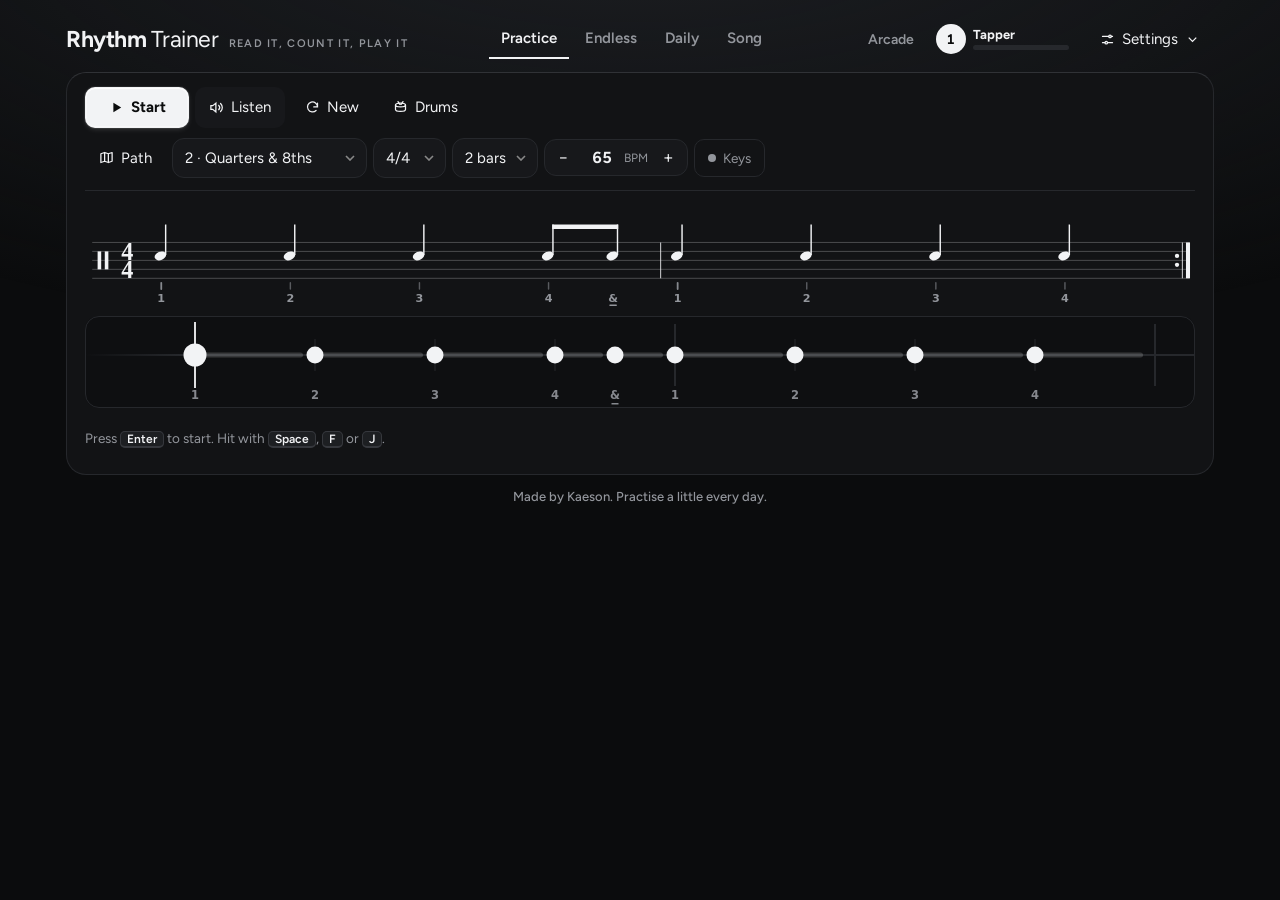
<file: index.html>
<!doctype html>
<html lang="en">
<head>
<meta charset="utf-8">
<!-- Content-Security-Policy: scripts only from this site (no inline scripts), so injected code can't run.
     Connections limited to the PeerJS signalling server and the relay brokers. Frame protection,
     nosniff and Permissions-Policy need response headers, which GitHub Pages can't set (see security.md). -->
<meta http-equiv="Content-Security-Policy" content="default-src 'self'; script-src 'self' blob:; style-src 'self' 'unsafe-inline'; img-src 'self' data:; font-src 'self'; media-src 'self' blob:; connect-src 'self' https://0.peerjs.com wss://0.peerjs.com wss://broker.hivemq.com:8884 wss://test.mosquitto.org:8081 wss://broker.emqx.io:8084; worker-src 'self' blob:; manifest-src 'self'; object-src 'none'; base-uri 'self'; form-action 'self'">
<meta name="referrer" content="strict-origin-when-cross-origin">
<meta name="viewport" content="width=device-width,initial-scale=1">
<meta name="theme-color" content="#141210">
<meta name="color-scheme" content="dark">
<title>Rhythm Trainer</title>
<meta name="description" content="Learn to read and play rhythms: notes, rests, polyrhythms and odd meters, with a metronome, instant timing feedback and a falling-note arcade.">
<link rel="canonical" href="https://pandasrevenge52.github.io/rhythm-trainer/">
<meta property="og:type" content="website">
<meta property="og:site_name" content="Rhythm Trainer">
<meta property="og:title" content="Rhythm Trainer">
<meta property="og:description" content="Learn to read and play rhythms: notes, rests, polyrhythms and odd meters, with a metronome, instant timing feedback and a falling-note arcade.">
<meta property="og:url" content="https://pandasrevenge52.github.io/rhythm-trainer/">
<meta property="og:image" content="https://pandasrevenge52.github.io/rhythm-trainer/icon-512.png">
<meta property="og:image:width" content="512">
<meta property="og:image:height" content="512">
<meta property="og:image:alt" content="Rhythm Trainer: two beamed eighth notes on orange">
<meta name="twitter:card" content="summary">
<link rel="icon" href="icon.svg" type="image/svg+xml">
<link rel="preload" href="fonts/figtree-normal.woff2" as="font" type="font/woff2" crossorigin>
<link rel="stylesheet" href="fonts/fonts.css">
<link rel="stylesheet" href="css/app.css">
</head>
<body>
<main class="enter">
  <header>
    <a class="brand" href="index.html"><h1>Rhythm <em>Trainer</em></h1><span class="tagline">read it, count it, play it</span></a>
    <div class="modes" id="playSeg" role="tablist" aria-label="Game mode"><i class="modebar" aria-hidden="true"></i>
      <button role="tab" data-v="practice" title="Practice (1)">Practice</button>
      <button role="tab" data-v="endless" title="Endless (2)">Endless</button>
      <button role="tab" data-v="daily" title="Daily challenge (3)">Daily</button>
      <button role="tab" data-v="song" title="Play along to a song (4)">Song</button>
    </div>
    <div class="hright">
      <a class="ghost arcade-link" href="arcade.html" title="Arcade: a 4-lane falling-note game from your song's drums">Arcade</a>
      <button id="profBtn" class="ghost player" title="Your profile (P)">
        <span class="lvl" id="pLvl">1</span>
        <span class="pinfo"><b id="pTitle">Tapper</b><span class="xpbar"><i id="pXp"></i></span></span>
      </button>
      <button id="setBtn" class="ghost" aria-expanded="false" aria-controls="drawer">
        <svg viewBox="0 0 24 24" fill="none" stroke="currentColor" stroke-width="2" stroke-linecap="round"><path d="M4 7h10M18 7h2M4 17h4M12 17h8"/><circle cx="16" cy="7" r="2"/><circle cx="10" cy="17" r="2"/></svg>
        Settings
        <svg class="chev" viewBox="0 0 24 24" fill="none" stroke="currentColor" stroke-width="2"><path d="M6 9l6 6 6-6"/></svg>
      </button>
    </div>
  </header>

  <div class="scrim" id="scrim" hidden></div>
  <aside class="side" id="drawer" role="dialog" aria-labelledby="sideTitle" aria-modal="false" inert>
    <div class="side-head">
      <h2 id="sideTitle">Settings</h2>
      <button id="sideClose" class="ghost icon" aria-label="Close settings (Esc)"><svg viewBox="0 0 24 24" fill="none" stroke="currentColor" stroke-width="2" stroke-linecap="round"><path d="M6 6l12 12M18 6 6 18"/></svg></button>
    </div>
    <div class="side-body">
      <section class="grp" id="grpRhythm" aria-labelledby="hRhythm">
        <h3 id="hRhythm">Rhythm</h3>
        <div class="row"><span class="lbl">After each pass</span><div class="chips" id="modeSeg"><button data-v="loop">Repeat</button><button data-v="new">New rhythm</button></div></div>
        <label class="toggle">Two hands <input type="checkbox" id="handsT"></label>
        <label class="toggle" id="polyRow">Polyrhythms <input type="checkbox" id="polyT"></label>
        <div class="row" id="polyPickRow"><span class="lbl">Which one</span><select id="polySel" aria-label="Which polyrhythm"></select></div>
        <details class="more"><summary><span>Custom difficulty</span><span class="val" id="sumCustom"></span></summary>
          <p class="hint">Changing these switches the difficulty to Custom.</p>
          <div class="field"><div class="name">Timing tolerance</div><div class="chips" id="timingSeg"><button data-v="relaxed">Relaxed</button><button data-v="normal">Normal</button><button data-v="strict">Strict</button></div></div>
          <div class="field"><div class="name">Notes</div><div class="chips" id="noteChips"></div></div>
          <div class="field"><div class="name">Rests</div><div class="chips" id="restChips"></div></div>
          <div class="field"><div class="name">Extra figures</div><div class="chips" id="extraChips"></div></div>
          <div class="field"><div class="name">How many rests <span id="restRead"></span></div><input type="range" id="restChance" min="0" max="0.6" step="0.05" aria-label="How many rests"></div>
        </details>
      </section>
      <section class="grp" id="grpPractice" aria-labelledby="hPractice">
        <h3 id="hPractice">Training</h3>
        <div class="row col"><span class="lbl">Metronome gaps</span><div class="chips" id="gapSeg"></div></div>
        <label class="toggle">Metronome while playing <input type="checkbox" id="metronome"></label>
        <div class="row"><span class="lbl">Read from</span><div class="chips" id="viewSeg" role="group" aria-label="Read from (V)" title="Read the rhythm as notes or as a count (V)"><button data-v="notes">Notes</button><button data-v="count">Count</button></div></div>
        <label class="toggle">Sight-reading <input type="checkbox" id="sightT"></label>
        <label class="toggle">Weak-spot focus <input type="checkbox" id="focusT"></label>
        <details class="more"><summary><span>Display</span><span class="val" id="sumDisplay"></span></summary>
          <label class="toggle">Hit lane <input type="checkbox" id="laneT"></label>
          <label class="toggle">Counting (1 e &amp; a) <input type="checkbox" id="counts"></label>
          <div class="row"><span class="lbl">Playhead</span><select id="phSel" aria-label="Playhead"><option value="jump">Jump: lands on each note</option><option value="smooth">Smooth: moves steadily</option></select></div>
        </details>
      </section>
      <section class="grp" id="grpSound" aria-labelledby="hSound">
        <h3 id="hSound">Sound</h3>
        <div class="field"><div class="name">Volume</div><input type="range" id="volume" min="0" max="1" step="0.05" aria-label="Volume"></div>
        <div class="field"><div class="name">Metronome volume <span id="metroRead"></span></div><input type="range" id="metroVol" min="0" max="1.5" step="0.05" aria-label="Metronome volume"></div>
        <details class="more"><summary><span>Sounds</span><span class="val" id="sumSounds"></span></summary>
          <div class="row"><span class="lbl">Metronome</span><select id="clickSel" aria-label="Metronome sound"></select></div>
          <div class="row"><span class="lbl">Hits</span><select id="kitSel" aria-label="Hit sound"></select></div>
          <label class="toggle">Hit sound on key press <input type="checkbox" id="hitSound"></label>
          <label class="toggle" title="Bigger sound buffers. Use this if songs crackle or sound like static (common on Linux). Reloads the page.">Smooth audio (fixes crackling) <input type="checkbox" id="smoothT"></label>
        </details>
      </section>
      <section class="grp" id="grpInput" aria-labelledby="hInput">
        <h3 id="hInput">Input</h3>
        <label class="toggle">MIDI instrument <span class="dot" id="midiDot"></span><input type="checkbox" id="midiT"></label>
        <p class="hint" id="midiStatus"></p>
        <label class="toggle">Microphone <input type="checkbox" id="micT"></label>
        <div id="micRow" hidden>
          <div class="field"><div class="name">Sensitivity</div><input type="range" id="micSens" min="0" max="1" step="0.05" aria-label="Microphone sensitivity"></div>
          <div class="meter" aria-hidden="true"><i id="micLevel"></i></div>
          <p class="hint">Use headphones so the metronome isn't picked up as hits.</p>
        </div>
        <div class="row"><span class="lbl">Hit keys <span class="hint" id="hitKeysSum"></span></span><button id="hitKeysBtn">Change…</button></div>
        <div class="row"><span class="lbl">Latency</span><button id="calBtn">Calibrate…</button></div>
        <details class="more"><summary><span>Latency offsets</span><span class="val" id="sumOffsets"></span></summary>
          <div class="offs">
            <label title="Also used for tapping the screen. The same setting as Keyboard latency in the Arcade.">Keyboard <input type="number" class="num" id="offKey" step="1"></label>
            <label>MIDI <input type="number" class="num" id="offMidi" step="1"></label>
            <label>Mic <input type="number" class="num" id="offMic" step="1"></label>
          </div>
          <p class="hint">In milliseconds. Calibrate sets the one for the input you tap with.</p>
        </details>
      </section>
      <section class="grp" id="grpKeys" aria-labelledby="hKeys">
        <h3 id="hKeys">Shortcuts</h3>
        <details class="more"><summary><span>Keyboard shortcuts</span><span class="val">14 keys</span></summary>
          <table class="keytable"><tr><td>Hit</td><td id="keysHit"><kbd>Space</kbd> <kbd>F</kbd> <kbd>J</kbd></td></tr><tr><td>Hit, two hands</td><td id="keysHands"><kbd>F</kbd> left · <kbd>J</kbd> right</td></tr><tr><td>Start / stop</td><td><kbd>Enter</kbd></td></tr><tr><td>Stop, close</td><td><kbd>Esc</kbd></td></tr><tr><td>Listen</td><td><kbd>L</kbd></td></tr><tr><td>New rhythm</td><td><kbd>N</kbd></td></tr><tr><td>Easier / harder</td><td><kbd>[</kbd> <kbd>]</kbd></td></tr><tr><td>Tempo</td><td><kbd>↑</kbd> <kbd>↓</kbd></td></tr><tr><td>Notes / Count</td><td><kbd>V</kbd></td></tr><tr><td>Counting</td><td><kbd>C</kbd></td></tr><tr><td>Two hands</td><td><kbd>H</kbd></td></tr><tr><td>Learning path</td><td><kbd>M</kbd></td></tr><tr><td>Profile</td><td><kbd>P</kbd></td></tr><tr><td>Modes</td><td><kbd>1</kbd> Practice · <kbd>2</kbd> Endless · <kbd>3</kbd> Daily · <kbd>4</kbd> Song</td></tr></table>
        </details>
      </section>
    </div>
  </aside>

  <section class="stage" id="stage">
    <div id="toast"></div>
    <div id="lvlUp"><small>Level up</small><b id="lvlUpN"></b><span id="lvlUpT"></span></div>
    <div class="toolbar">
      <div class="group">
        <button id="startBtn" class="primary" title="Start / stop (Enter)"><svg viewBox="0 0 24 24" fill="currentColor"><path d="M7 4.5v15l12.5-7.5z"/></svg>Start</button>
        <button id="listenBtn" title="Hear the rhythm (L)"><svg viewBox="0 0 24 24" fill="none" stroke="currentColor" stroke-width="2" stroke-linecap="round"><path d="M11 5L6 9H3v6h3l5 4zM15.5 8.5a5 5 0 0 1 0 7M18.5 5.5a9 9 0 0 1 0 13"/></svg>Listen</button>
        <button id="newBtn" class="ghost" title="New rhythm (N)">
          <svg viewBox="0 0 24 24" fill="none" stroke="currentColor" stroke-width="2" stroke-linecap="round"><path d="M20 11a8 8 0 1 0-2.3 5.7M20 5v6h-6"/></svg>New
        </button>
        <button id="kitBtn" class="ghost" aria-pressed="false" aria-controls="kit" title="Drum kit: play drums with your keys, a MIDI kit, or by tapping">
          <svg viewBox="0 0 24 24" fill="none" stroke="currentColor" stroke-width="2" stroke-linecap="round" stroke-linejoin="round"><ellipse cx="12" cy="8" rx="8" ry="3"/><path d="M4 8v7c0 1.7 3.6 3 8 3s8-1.3 8-3V8M8 2.5 11 7M16 2.5 13 7"/></svg>Drums
        </button>
      </div>
      <div class="group">
        <button id="pathBtn" class="ghost" title="Learning path (M)">
          <svg viewBox="0 0 24 24" fill="none" stroke="currentColor" stroke-width="2" stroke-linecap="round" stroke-linejoin="round"><path d="M9 4 3 6v14l6-2 6 2 6-2V4l-6 2-6-2zM9 4v14M15 6v14"/></svg>Path
        </button>
        <button id="setupSum" class="setupsum" aria-expanded="false" title="Difficulty, time signature, bars, tempo and input"><span id="setupSumText">Setup</span><svg class="chev" viewBox="0 0 24 24" fill="none" stroke="currentColor" stroke-width="2"><path d="M6 9l6 6 6-6"/></svg></button>
        <select id="level" title="Difficulty ([ and ])" aria-label="Difficulty"></select>
        <select id="meter" title="Time signature" aria-label="Time signature"></select>
        <select id="barsSel" title="Bars per pass" aria-label="Bars per pass"><option value="1">1 bar</option><option value="2">2 bars</option><option value="4">4 bars</option></select>
        <div class="tempo" title="Tempo (↑ ↓)">
          <button id="bpmDown" aria-label="Slower">−</button>
          <input type="number" id="bpmNum" min="40" max="220" aria-label="Tempo">
          <span id="bpmUnit">BPM</span>
          <button id="bpmUp" aria-label="Faster">+</button>
        </div>
        <span id="dailyInfo" class="dailyinfo" title="Today's challenge: the same level, time signature and tempo for everyone"></span>
        <button id="inputChip" class="ghost chip-in" title="Input source (opens Input settings)"><span class="dot" id="inputDot"></span><span id="inputName">Keys</span></button>
      </div>
    </div>
    <div class="songbar" id="songBar">
      <button id="songLoad"><svg viewBox="0 0 24 24" fill="none" stroke="currentColor" stroke-width="2" stroke-linecap="round" stroke-linejoin="round"><path d="M9 18V5l12-2v13"/><circle cx="6" cy="18" r="3"/><circle cx="18" cy="16" r="3"/></svg>Load MP3</button>
      <input type="file" id="songFile" accept="audio/*,.mp3" hidden>
      <div class="songName"><b id="songName">No song loaded</b><span id="songInfo">or drop an audio file on the page</span></div>
      <div class="sgroup"><span class="lab">Notes</span><div class="chips" id="songSrcSeg"><button data-v="gen">Generated</button><button data-v="song">From the song</button></div>
        <div class="chips" id="chartSeg"><button data-v="easy">Easy</button><button data-v="normal">Normal</button><button data-v="hard">Hard</button></div>
        <button id="songSetupBtn" title="Song tempo and beat grid (and, with notes from the song, which drums become notes)">Tempo &amp; beat…</button></div>
      <div class="sgroup grow"><span class="lab">Start</span><input type="range" id="sStart" min="0" max="0" step="0.5" value="0"><span id="sStartRead" class="mono">0:00</span></div>
      <div class="sgroup"><span class="lab">Song vol</span><input type="range" id="sVol" min="0" max="1" step="0.05" style="width:80px"></div>
      <div class="songprog"><i id="songProg"></i></div>
    </div>
    <div class="hud" id="hud"></div>
    <div class="paper" id="paper">
      <div class="sheet" id="sheetA"><span class="tag">Up next</span><svg xmlns="http://www.w3.org/2000/svg"></svg></div>
      <div class="sheet hide" id="sheetB"><span class="tag">Up next</span><svg xmlns="http://www.w3.org/2000/svg"></svg></div>
      <div id="countin"></div>
    </div>
    <canvas id="lane"></canvas>
    <div id="kit" class="kit" role="region" aria-label="Drum kit" hidden></div>
    <div class="stats">
      <div id="acc"></div>
      <div id="statText">Press <kbd>Enter</kbd> to start. Hit with <kbd>Space</kbd>, <kbd>F</kbd> or <kbd>J</kbd>.</div>
      <div class="hist" id="hist"></div>
    </div>
  </section>
  <footer><p class="sig">Made by Kaeson. Practise a little every day.</p></footer>
</main>

<div class="modal" id="modal" role="dialog" aria-modal="true" aria-label="Dialog" inert><div class="card" id="modalCard"></div></div>

<!-- plain scripts (not modules) so the app also runs straight from the file system; "defer" keeps their order
     but lets the page paint before they have all downloaded -->
<script defer src="js/data.js"></script>
<script defer src="js/generate.js"></script>
<script defer src="js/drums.js"></script>
<script defer src="js/notation.js"></script>
<script defer src="js/audio.js"></script>
<script defer src="js/engine.js"></script>
<script defer src="js/judge.js"></script>
<script defer src="js/progress.js"></script>
<script defer src="js/calibrate.js"></script>
<script defer src="js/song.js"></script>
<script defer src="js/songsetup.js"></script>
<script defer src="js/input.js"></script>
<script defer src="js/lane.js"></script>
<script defer src="js/ui.js"></script>
</body>
</html>
</file>
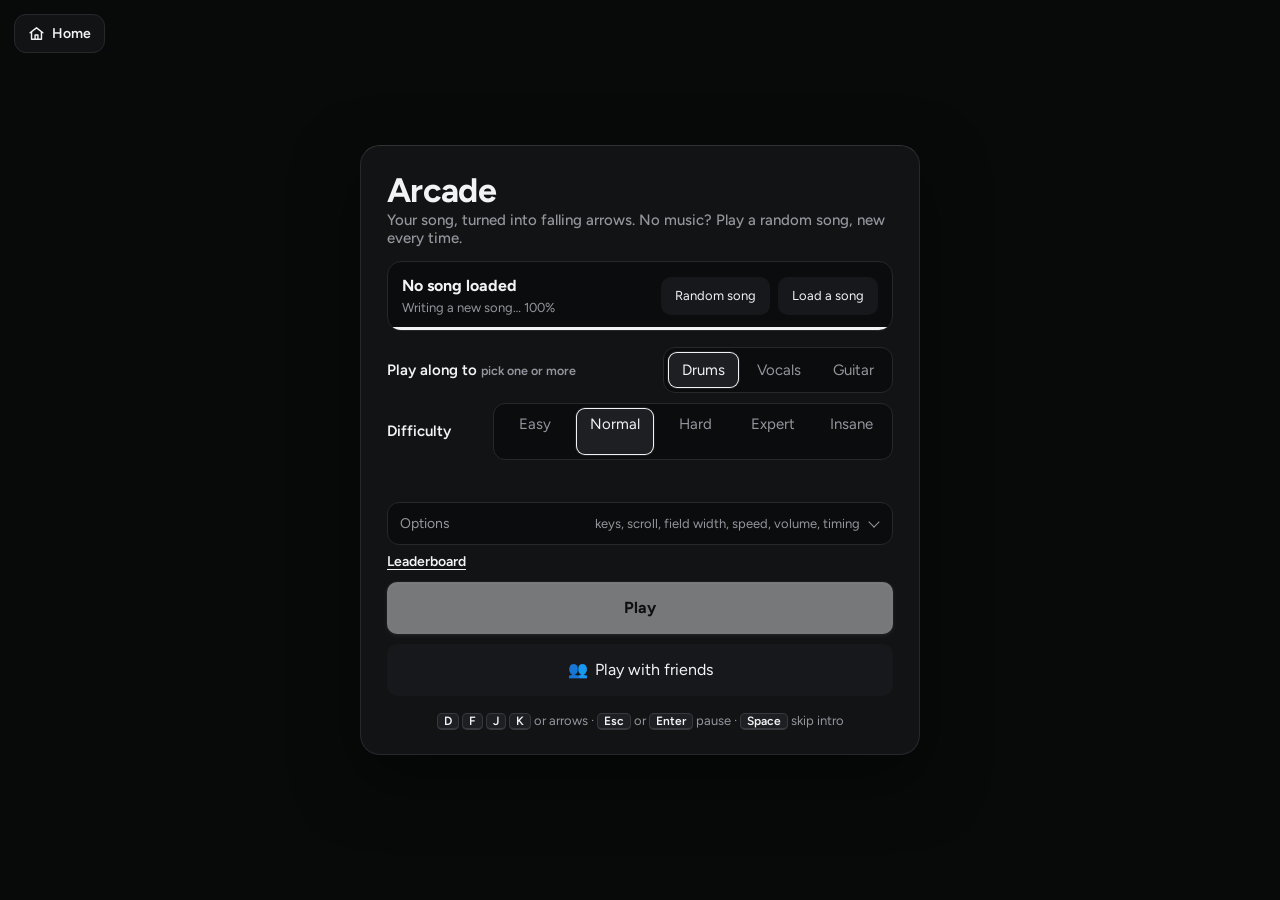
<file: arcade.html>
<!doctype html>
<html lang="en">
<head>
<meta charset="utf-8">
<!-- Content-Security-Policy: scripts only from this site (no inline scripts), so injected code can't run.
     Connections limited to the PeerJS signalling server and the relay brokers. Frame protection,
     nosniff and Permissions-Policy need response headers, which GitHub Pages can't set (see security.md). -->
<meta http-equiv="Content-Security-Policy" content="default-src 'self'; script-src 'self' blob:; style-src 'self' 'unsafe-inline'; img-src 'self' data:; font-src 'self'; media-src 'self' blob:; connect-src 'self' https://0.peerjs.com wss://0.peerjs.com wss://broker.hivemq.com:8884 wss://test.mosquitto.org:8081 wss://broker.emqx.io:8084; worker-src 'self' blob:; manifest-src 'self'; object-src 'none'; base-uri 'self'; form-action 'self'">
<meta name="referrer" content="strict-origin-when-cross-origin">
<meta name="viewport" content="width=device-width,initial-scale=1">
<meta name="theme-color" content="#141210">
<meta name="color-scheme" content="dark">
<title>Arcade · Rhythm Trainer</title>
<meta name="description" content="Learn to read and play rhythms: notes, rests, polyrhythms and odd meters, with a metronome, instant timing feedback and a falling-note arcade.">
<link rel="canonical" href="https://pandasrevenge52.github.io/rhythm-trainer/arcade.html">
<meta property="og:type" content="website">
<meta property="og:site_name" content="Rhythm Trainer">
<meta property="og:title" content="Arcade · Rhythm Trainer">
<meta property="og:description" content="Learn to read and play rhythms: notes, rests, polyrhythms and odd meters, with a metronome, instant timing feedback and a falling-note arcade.">
<meta property="og:url" content="https://pandasrevenge52.github.io/rhythm-trainer/arcade.html">
<meta property="og:image" content="https://pandasrevenge52.github.io/rhythm-trainer/icon-512.png">
<meta property="og:image:width" content="512">
<meta property="og:image:height" content="512">
<meta property="og:image:alt" content="Rhythm Trainer: two beamed eighth notes on orange">
<meta name="twitter:card" content="summary">
<link rel="icon" href="icon.svg" type="image/svg+xml">
<link rel="preload" href="fonts/figtree-normal.woff2" as="font" type="font/woff2" crossorigin>
<link rel="stylesheet" href="fonts/fonts.css">
<link rel="stylesheet" href="css/app.css">
<link rel="stylesheet" href="css/arcade.css">
</head>
<body class="arcade">
<canvas id="field" aria-label="Playfield"></canvas>
<a class="homebtn" id="homeBtn" href="index.html" title="Back to the trainer"><svg viewBox="0 0 24 24" fill="none" stroke="currentColor" stroke-width="2" stroke-linecap="round" stroke-linejoin="round"><path d="M3 11 12 4l9 7"/><path d="M5 10v10h14V10"/><path d="M10 20v-6h4v6"/></svg><span>Home</span></a>

<!-- song select -->
<div class="aov show boot" id="menu">
  <div class="apanel">
    <h1 class="atitle">Arcade</h1>
    <p class="asub">Your song, turned into falling arrows. No music? Play a random song, new every time.</p>
    <div class="asong" id="songCard"><i class="songprog" id="aSongProg" aria-hidden="true"></i>
      <div><b id="aSongName">No song loaded</b><span id="aSongInfo" class="muted">Load an MP3, or it'll pick up the last song you used in the trainer</span></div>
      <span class="abtns"><button id="aRandom" title="A new song every time you play">Random song</button><button id="aLoad">Load a song</button></span><input type="file" id="aFile" accept="audio/*,.mp3" hidden>
    </div>

    <div class="aset">
      <span class="lbl">Play along to <small class="muted">pick one or more</small></span>
      <div class="seg multi" id="aSrc"><button data-v="drums">Drums</button><button data-v="vocals">Vocals</button><button data-v="guitar">Guitar</button></div>
    </div>
    <div class="aset">
      <span class="lbl">Difficulty</span>
      <div class="seg diffs" id="aDiff">
        <button data-v="easy">Easy<small></small></button><button data-v="normal">Normal<small></small></button>
        <button data-v="hard">Hard<small></small></button><button data-v="expert">Expert<small></small></button><button data-v="insane">Insane<small></small></button>
      </div>
    </div>
    <p class="muted achart" id="aChartInfo"></p>

    <details class="more aopts">
      <summary><span>Options</span><span class="val">keys, scroll, field width, speed, volume, timing</span></summary>
      <div class="arow"><span class="lbl">Scroll</span><div class="seg" id="aScroll"><button data-v="down">Down</button><button data-v="up">Up</button></div></div>
      <div class="arow"><span class="lbl">Field width</span><div class="seg" id="aWidth" role="group" aria-label="Field width"><button data-v="narrow">Narrow</button><button data-v="normal">Normal</button><button data-v="wide">Wide</button></div></div>
      <div class="arow"><span class="lbl">Speed <b id="aSpeedRead"></b></span><input type="range" id="aSpeed" min="1" max="4" step="0.1" aria-label="Scroll speed"></div>
      <div class="arow"><span class="lbl">Music volume <b id="aVolRead"></b></span><input type="range" id="aVol" class="aVol" min="0" max="1" step="0.05" aria-label="Music volume"></div>
      <div class="arow"><span class="lbl" title="How late your key presses (and taps) reach the game. The same setting as Keyboard in the trainer's Input settings.">Keyboard latency</span><span class="offctl"><button data-off="-5" aria-label="5 ms earlier">−5</button><b id="aOffRead"></b><button data-off="5" aria-label="5 ms later">+5</button><button id="aCal" title="Tap along to clicks to measure it">Test…</button></span></div>
      <div class="arow keysrow"><span class="lbl">Keys <span class="keysnow" id="aKeysNow"></span></span><button id="aKeysEdit" aria-expanded="false" aria-controls="aKeymap">Change…</button></div>
      <div class="akeymap" id="aKeymap" hidden></div>
      <label class="toggle">Hit sounds <input type="checkbox" id="aHitSnd"></label>
      <label class="toggle">No fail <input type="checkbox" id="aNoFail"></label>
      <div class="arow"><span class="lbl">Your progress</span><button id="aXfer">Back up or move…</button></div>
      <label class="toggle" title="Bigger sound buffers. Use this if songs crackle or sound like static (common on Linux). Reloads the page.">Smooth audio (fixes crackling) <input type="checkbox" id="aSmooth"></label>
    </details>

    <p class="abest"><span id="aBest"></span> <button id="aBoard" class="linkish">Leaderboard</button></p>
    <button id="aPlay" class="primary big" disabled>Play</button>
    <button id="aMulti" class="big mpbtn"><span aria-hidden="true">👥</span> Play with friends</button>
    <p class="keys"><span id="aKeysMenu"><kbd>D</kbd> <kbd>F</kbd> <kbd>J</kbd> <kbd>K</kbd></span> or arrows · <kbd>Esc</kbd> or <kbd>Enter</kbd> pause · <kbd>Space</kbd> skip intro</p>
  </div>
</div>

<!-- pause -->
<div class="aov" id="pause">
  <div class="apanel small">
    <h2>Paused</h2>
    <p class="preason" id="pReason" hidden></p>
    <div class="arow"><span class="lbl">Music volume</span><input type="range" id="aVol2" class="aVol" min="0" max="1" step="0.05" aria-label="Music volume"></div>
    <button id="aResume" class="primary big">Keep going</button>
    <button id="aRestart">Start over</button>
    <button id="aQuit" class="ghost">Back to song select</button>
  </div>
</div>

<!-- results -->
<div class="aov" id="results">
  <div class="apanel">
    <h2 id="rTitle" class="atitle">Results</h2>
    <p class="muted" id="rSong"></p>
    <div class="grade" id="rGrade"></div>
    <div class="tiles" id="rTiles"></div>
    <div class="rrank" id="rRank" hidden><span id="rRankText"></span><label>Name <input id="rName" maxlength="16" placeholder="Your name" autocomplete="nickname"></label></div>
    <p class="muted rnote" id="rNote"></p>
    <div class="actions"><button class="ghost" id="rBoard">Leaderboard</button><span class="spacer"></span><button class="ghost" id="rMenu">Song select</button><button class="primary" id="rAgain">Again</button></div>
  </div>
</div>

<!-- timing test -->
<div class="aov" id="cal">
  <div class="apanel">
    <h2 class="atitle">Timing test</h2>
    <p class="muted">Tap a lane key, an arrow or <kbd>Space</kbd> on every click, or tap the circle. It counts you in with 4 clicks, then you tap along to 12.</p>
    <div class="calPad" id="acPad"><div class="ring lead" id="acRing"></div><div class="calNum" id="acNum"></div></div>
    <div class="calStrip" id="acStrip"><em style="left:0%;transform:none">−250 ms</em><em style="left:50%">on the click</em><em style="left:100%;transform:translateX(-100%)">+250 ms</em></div>
    <p class="muted" id="acMsg"></p>
    <div class="actions"><button class="ghost" id="acBack">Back</button><span class="spacer"></span><button id="acApply" hidden></button><button class="primary" id="acGo">Start</button></div>
  </div>
</div>

<!-- multiplayer: start, lobby -->
<div class="aov" id="mp">
  <div class="apanel mppanel">
    <div id="mpStart">
      <h2 class="atitle">Play with friends</h2>
      <p class="asub">Same song, same notes, everyone's arrows on everyone's screen. Up to 4 players.</p>
      <label class="mpname"><span class="lbl">Your name</span><input id="mpName" maxlength="16" placeholder="Player" autocomplete="nickname"></label>
      <div class="mpchoice">
        <div class="mpbox"><h3>Host</h3><p class="muted">You pick the song. It's sent to everyone, notes and all.</p><button id="mpCreate" class="primary">Make a lobby</button></div>
        <div class="mpbox"><h3>Join</h3><p class="muted">Got a code from a friend?</p><div class="mpjoin"><input id="mpCodeIn" maxlength="6" placeholder="CODE" autocomplete="off" spellcheck="false" aria-label="Lobby code"><button id="mpJoin">Join</button></div></div>
      </div>
      <p class="mpmsg" id="mpMsg" role="status"></p>
      <div class="actions"><button class="ghost" id="mpBack">Back</button><span class="spacer"></span><small class="muted" id="mpVer" title="You and your friends need the same version. If yours differ, press Ctrl+Shift+R."></small></div>
    </div>
    <div id="mpLobby" hidden>
      <div class="mphead">
        <div><span class="lbl">Lobby code</span><b id="mpCode" class="mpcode"></b></div>
        <div class="mpshare"><button id="mpCopyCode">Copy code</button><button id="mpCopyLink">Copy invite link</button></div>
        <p class="muted mpsharenote">Share the invite link for friends on another network — it also carries the key that keeps the backup connection private. A typed code works when the direct connection does.</p>
      </div>
      <div class="asong mpsong" id="mpSong"></div>
      <div id="mpHostCtl">
        <div class="aset"><span class="lbl">Song</span><span class="mpsongbtns"><button id="mpSongPick">Load a song</button><button id="mpRandom">Random song</button></span></div>
        <div class="aset"><span class="lbl">Play along to</span><div class="seg multi" id="mpSrc"><button data-v="drums">Drums</button><button data-v="vocals">Vocals</button><button data-v="guitar">Guitar</button></div></div>
        <div class="aset"><span class="lbl">Difficulty</span><div class="seg" id="mpDiff"><button data-v="easy">Easy</button><button data-v="normal">Normal</button><button data-v="hard">Hard</button><button data-v="expert">Expert</button><button data-v="insane">Insane</button></div></div>
      </div>
      <ul class="mpplayers" id="mpPlayers"></ul>
      <div class="mpchat"><div id="mpChatLog" aria-live="polite"></div><input id="mpChatIn" placeholder="Say something… (Enter to send)" maxlength="140" autocomplete="off"></div>
      <details class="more aopts"><summary><span>Your options</span><span class="val">just for you</span></summary>
        <div class="arow"><span class="lbl">Scroll</span><div class="seg" id="mpScroll"><button data-v="down">Down</button><button data-v="up">Up</button></div></div>
        <div class="arow"><span class="lbl">Speed <b id="mpSpeedRead"></b></span><input type="range" id="mpSpeed" min="1" max="4" step="0.1" aria-label="Scroll speed"></div>
        <p class="muted mpnote">Keys, volume and keyboard latency come from the Arcade's own options. Matches can't be paused, and nobody fails out: everyone plays to the end.</p>
      </details>
      <p class="mpmsg" id="mpLobbyMsg" role="status"></p>
      <div class="actions"><button class="ghost" id="mpLeave">Leave</button><span class="spacer"></span><button id="mpReady">Ready</button><button class="primary" id="mpStartBtn">Start</button></div>
    </div>
  </div>
</div>

<!-- multiplayer: results -->
<div class="aov" id="mpRes">
  <div class="apanel mpres">
    <div id="mpResBody"></div>
    <p class="muted mpnote" id="mpResNote"></p>
    <div class="actions"><button class="ghost" id="mpResLeave">Leave lobby</button><span class="spacer"></span><button id="mpResLobby">Back to lobby</button><button class="primary" id="mpRematch">Rematch</button></div>
  </div>
</div>
<div class="mpquit" id="mpQuit" hidden><b>Leave the match?</b><span class="muted">The song keeps playing for everyone else.</span><div><button id="mpQuitNo">Keep playing</button><button class="primary" id="mpQuitYes">Leave</button></div></div>

<!-- leaderboard -->
<div class="aov" id="board">
  <div class="apanel">
    <h2 class="atitle">Leaderboard</h2>
    <p class="muted">Best scores on this computer, saved under each song's file name.</p>
    <div class="aset"><span class="lbl">Song</span><select id="lbSong" aria-label="Song"></select></div>
    <div class="aset"><div class="seg multi" id="lbSrc"><button data-v="drums">Drums</button><button data-v="vocals">Vocals</button><button data-v="guitar">Guitar</button></div>
      <div class="seg" id="lbDiff"><button data-v="easy">Easy</button><button data-v="normal">Normal</button><button data-v="hard">Hard</button><button data-v="expert">Expert</button><button data-v="insane">Insane</button></div></div>
    <div id="lbBody"></div>
    <div class="actions"><button class="primary" id="lbBack">Back</button></div>
  </div>
</div>

<script defer src="js/data.js"></script>
<script defer src="js/audio.js"></script>
<script defer src="js/drums.js"></script>
<script defer src="js/randomsong.js"></script>
<script defer src="js/arcade.js"></script>
</body>
</html>
</file>
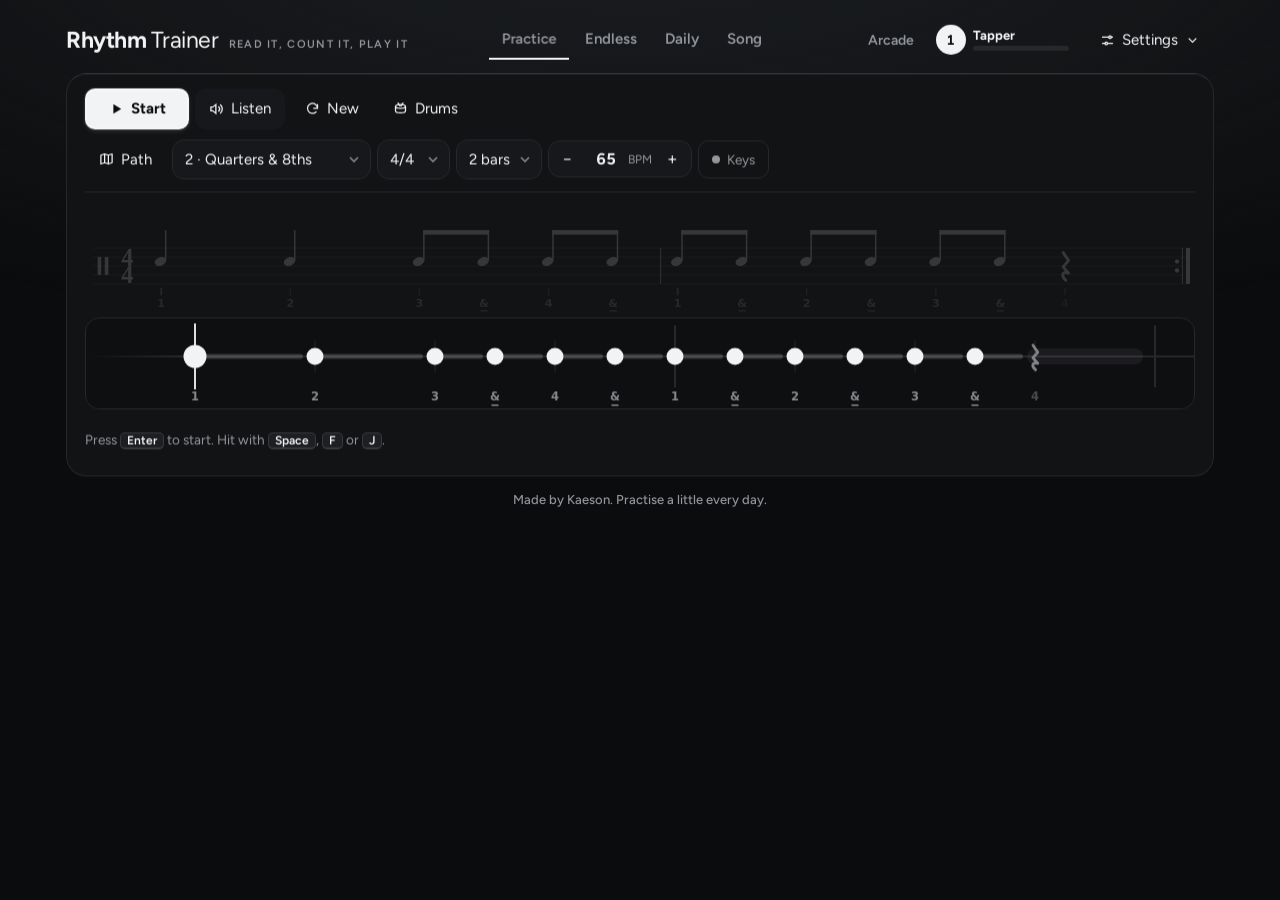
<file: original.html>
<!doctype html>
<meta charset="utf-8">
<title>Rhythm Trainer</title>
<meta http-equiv="refresh" content="0; url=./">
<meta name="robots" content="noindex">
<link rel="canonical" href="./">
<p>This old version has been retired. <a href="./">Go to Rhythm Trainer</a>.</p>
</file>
<file: fonts/fonts.css>
/* Figtree (SIL Open Font License), latin subset, served locally so the site looks the same offline. It is the
   site's only typeface (Mono design, 2026-10); Fraunces was removed with it (-100 KB per first visit). */
@font-face {
  font-family: 'Figtree';
  font-style: normal;
  font-weight: 400 700;
  font-display: swap;
  src: url(figtree-normal.woff2) format('woff2');
  unicode-range: U+0000-00FF, U+0131, U+0152-0153, U+02BB-02BC, U+02C6, U+02DA, U+02DC, U+0304, U+0308, U+0329, U+2000-206F, U+20AC, U+2122, U+2191, U+2193, U+2212, U+2215, U+FEFF, U+FFFD;
}
/* Stands in for Figtree until it has loaded: Arial (or its metric twin Liberation Sans) scaled and spaced to
   take the same room, so text doesn't reflow and push the staff down when Figtree arrives. Measured with fontTools. */
@font-face {
  font-family: 'Figtree Fallback';
  src: local('Arial'), local('ArialMT'), local('Liberation Sans'), local('LiberationSans'), local('Helvetica');
  size-adjust: 98.59%;
  ascent-override: 96.36%;
  descent-override: 25.36%;
  line-gap-override: 0%;
}
/* Twemoji (graphics CC-BY 4.0 by Twitter, https://github.com/twitter/twemoji; COLR font by Mozilla), subset to the emoji the site uses,
   so they show on computers without a color emoji font instead of empty boxes. Rebuild after adding new emoji. */
@font-face {
  font-family: 'Twemoji';
  font-display: swap;
  src: url(twemoji.woff2) format('woff2');
}
</file>
<file: css/app.css>
/* Mono ("Stage lights"): white on graphite with no accent hue, so green/blue/amber/red are the only colours
   on screen and only ever mean timing feedback. Every colour on both pages, the canvases included, comes from here. */
:root{
  color-scheme:dark;
  --bg:#0b0c0d; --panel:#121315; --paper:#121315; --raise:#1d1f22; --ink:#f2f3f5; --muted:#93969c; --line:#26282c;
  --accent:#f2f3f5; --on-accent:#0b0c0d; --perfect:#5fe08a; --good:#55b6ff; --ok:#ffc94d; --miss:#ff6b6b; --rest:#4a4d52;
  --lane:#0e0f11; --chip:#17181b; --shadow:none; --focus:#f2f3f5;
  --edge:#303236; --kbd:#1d1f22; --kbd-edge:#36383d; --overlay:rgba(8,9,10,.78);
  --gold:#ffd479; --warn:#ffb199;
  /* Arcade: lane arrows (violet, cyan, blue, pink: hues clear of the Arcade's grade colours, Sick gold, Good green,
     Shit/Miss red, and of the trainer's sky-blue Good), receptors and the field's bar lines */
  --lane-0:#b48cff; --lane-1:#4fd8e0; --lane-2:#7b9bff; --lane-3:#ff7fd1; --receptor:#4a4d52; --field-bar:#2a2c30;
  --serif:"Figtree", "Figtree Fallback", "Twemoji", system-ui, -apple-system, "Segoe UI", sans-serif;   /* one typeface (Mono); kept as a name so old rules still resolve */ --sans:"Figtree", "Figtree Fallback", "Twemoji", system-ui, -apple-system, "Segoe UI", sans-serif;
  --early:#3f8aef; --late:#ec6430;
  /* motion and shape tokens: every transition and corner on the site uses these */
  --dur-press:80ms; --dur-1:150ms; --dur-2:220ms; --dur-3:320ms; --dur-4:400ms;
  --ease-out:cubic-bezier(.2,.8,.2,1); --ease-spring:cubic-bezier(.3,1.5,.5,1);
  --r-sm:10px; --r-md:12px; --r-lg:14px; --r-xl:20px; --r-2xl:22px; --r-pill:99px;
}
*{box-sizing:border-box}
html,body{margin:0;background:var(--bg);color:var(--ink);font:15px/1.5 var(--sans)}
body{background:transparent}   /* the page colour is on html, so the stage light (body::before) can sit between them */
main{max-width:1180px;margin:0 auto;padding:18px 16px 32px}
/* U4: with the settings panel open beside the page (wide screens, where you can keep playing), the page makes room
   for it instead of being covered; when there's room for both anyway, nothing moves */
body.side-docked main{margin-right:max(384px, calc((100% - 1180px) / 2))}
button,select,input{font:inherit;color:inherit}
button{background:var(--chip);border:1px solid transparent;border-radius:var(--r-md);padding:8px 13px;cursor:pointer;display:inline-flex;align-items:center;gap:7px;transition:background var(--dur-1),border-color var(--dur-1),color var(--dur-1),box-shadow var(--dur-1),transform var(--dur-press),filter var(--dur-1)}
button:hover{border-color:var(--line)}
button:active{transform:scale(.97)}
button svg{width:15px;height:15px;flex:none}
button.primary{background:var(--accent);color:var(--on-accent);font-weight:600;min-width:98px;justify-content:center}
button.ghost{background:transparent}
button.ghost:hover{background:var(--chip)}
button[hidden]{display:none}
.muted{color:var(--muted)}

/* header + settings drawer */
header{display:flex;align-items:center;justify-content:space-between;flex-wrap:wrap;gap:10px;margin-bottom:12px}
h1{font-size:17px;margin:0;font-weight:650;letter-spacing:-.01em}
.modes{display:flex;background:var(--chip);border-radius:var(--r-lg);padding:3px;gap:2px}
.modes button{background:transparent;padding:6px 14px;border-radius:var(--r-md);font-size:14px;font-weight:600;color:var(--muted)}
.modes button:hover{border-color:transparent;color:var(--ink)}
.modes button.on{background:var(--raise);color:var(--ink);box-shadow:inset 0 0 0 1px var(--line)}
.hright{display:flex;align-items:center;gap:4px}
.player{padding:5px 12px 5px 5px}
.player .lvl{width:30px;height:30px;border-radius:50%;background:var(--accent);color:var(--on-accent);font-weight:800;display:grid;place-items:center;font-size:14px;font-variant-numeric:tabular-nums}
.player .pinfo{display:flex;flex-direction:column;align-items:flex-start;gap:4px;min-width:96px}
.player .pinfo b{font-size:13px;line-height:1}
.xpbar{height:5px;border-radius:var(--r-pill);background:var(--line);overflow:hidden;width:100%}
.xpbar i{display:block;height:100%;width:0;background:var(--accent);border-radius:inherit}
/* the header bar fills with a transform: it moves on every hit, and animating width would lay the page out every frame */
#pXp{width:100%;transform:scaleX(0);transform-origin:0 50%;transition:transform var(--dur-4) var(--ease-out)}
.player.bump .lvl{animation:bump .5s ease-out}
@keyframes bump{40%{transform:scale(1.25)}}
/* settings side sheet: a fixed overlay, so opening it never moves or resizes the game */
#setBtn[aria-expanded=true]{background:var(--chip);border-color:var(--line)}
.side{position:fixed;top:0;right:0;bottom:0;width:min(384px,100vw);z-index:40;background:var(--panel);border-left:1px solid var(--line);
  display:flex;flex-direction:column;transform:translateX(100%);visibility:hidden;transition:transform var(--dur-2) var(--ease-out),visibility 0s linear var(--dur-2);box-shadow:-12px 0 32px rgba(0,0,0,.35)}
.side.open{transform:none;visibility:visible;transition:transform var(--dur-2) var(--ease-out)}
.side-head{position:sticky;top:0;display:flex;align-items:center;justify-content:space-between;padding:14px 12px 12px 20px;border-bottom:1px solid var(--line);background:var(--panel);z-index:1}
.side-head h2{margin:0;font-size:17px;font-weight:650}
.icon{padding:8px;border-radius:var(--r-md)}
.icon svg{width:18px;height:18px}
.side-body{flex:1;overflow-y:auto;overscroll-behavior:contain;padding:4px 20px 28px}
.grp{padding:16px 0;border-bottom:1px solid var(--line)}
.grp:last-child{border-bottom:0}
.grp h3{margin:0 0 10px;font-size:12px;text-transform:uppercase;letter-spacing:.09em;color:var(--muted);font-weight:650}
.row{display:flex;align-items:center;justify-content:space-between;gap:12px;margin:10px 0;font-size:14px}
.row.col{flex-direction:column;align-items:flex-start;gap:6px}
.row .lbl{color:var(--ink)}
.row select{min-width:150px}
details.more{margin:10px 0 0;border:1px solid var(--line);border-radius:var(--r-md);background:var(--bg)}
details.more>summary{list-style:none;display:flex;align-items:center;justify-content:space-between;gap:10px;padding:10px 12px;cursor:pointer;font-size:14px;border-radius:var(--r-md)}
details.more>summary::-webkit-details-marker{display:none}
details.more>summary::after{content:"";width:7px;height:7px;border-right:1.6px solid var(--muted);border-bottom:1.6px solid var(--muted);transform:rotate(45deg);margin:-3px 2px 0 0;flex:none}
details.more[open]>summary::after{transform:rotate(-135deg);margin-top:3px}
details.more>summary .val{margin-left:auto;color:var(--muted);font-size:13px;text-align:right;overflow:hidden;text-overflow:ellipsis;white-space:nowrap;max-width:60%}
details.more>*:not(summary){margin-left:12px;margin-right:12px}
details.more[open]{padding-bottom:6px}
.scrim{position:fixed;inset:72px 0 0 0;z-index:39;background:rgba(0,0,0,.5)}
@media (max-width:640px){ .scrim{inset:0} }
.scrim[hidden]{display:none}
:focus-visible{outline:2px solid var(--focus);outline-offset:2px}
.chip-in{font-size:13.5px;color:var(--muted);border:1px solid var(--line)}
.chip-in .dot{margin:0;background:var(--muted)}
.chip-in.live .dot{background:var(--perfect)}
.chip-in.live{color:var(--ink)}
.field{margin:10px 0}
.field>.name{font-size:13px;color:var(--muted);margin-bottom:5px;display:flex;justify-content:space-between}
.chips{display:flex;flex-wrap:wrap;gap:5px}
.chips button{padding:5px 11px;font-size:13.5px;border-radius:var(--r-sm)}
.chips button.on{background:var(--raise);color:var(--ink);box-shadow:inset 0 0 0 1.5px var(--accent)}
input[type=range]{width:100%;accent-color:var(--accent)}
.toggle{display:flex;align-items:center;justify-content:space-between;gap:10px;margin:9px 0;font-size:14px;cursor:pointer}
.toggle input{appearance:none;width:34px;height:20px;border-radius:var(--r-pill);background:var(--line);position:relative;cursor:pointer;transition:background var(--dur-2);flex:none;margin:0}
.toggle input::after{content:"";position:absolute;top:3px;left:3px;width:14px;height:14px;border-radius:50%;background:var(--ink);transition:transform var(--dur-2),background var(--dur-2)}
.toggle input:checked::after{background:var(--on-accent)}
.toggle input:checked{background:var(--accent)}
.toggle input:checked::after{transform:translateX(14px)}
.inline{display:flex;align-items:center;gap:8px}
.num{width:64px;background:var(--chip);border:1px solid transparent;border-radius:var(--r-sm);padding:5px 7px;text-align:center}
.hint{font-size:13px;color:var(--muted);margin:6px 0 0;line-height:1.4}

/* stage */
.stage{background:var(--panel);border:1px solid var(--line);border-radius:var(--r-xl);padding:14px 18px 14px;position:relative}
.stage.hurt{animation:hurt .5s ease-out}
@keyframes hurt{0%{box-shadow:inset 0 0 0 2px var(--miss),inset 0 0 24px rgba(255,107,107,.18)}100%{box-shadow:inset 0 0 0 0 transparent,inset 0 0 0 transparent}}   /* inside the stage, like every glow */
.toolbar{display:flex;flex-wrap:wrap;align-items:center;justify-content:space-between;gap:10px;padding-bottom:12px;margin-bottom:8px;border-bottom:1px solid var(--line)}
.group{display:flex;align-items:center;gap:6px;flex-wrap:wrap}
.setupsum{display:none}
select{background:var(--chip);border:1px solid transparent;border-radius:var(--r-md);padding:8px 30px 8px 12px;cursor:pointer;appearance:none;
  background-image:url("data:image/svg+xml,%3Csvg xmlns='http://www.w3.org/2000/svg' width='10' height='6'%3E%3Cpath d='M1 1l4 4 4-4' fill='none' stroke='%23888' stroke-width='1.6'/%3E%3C/svg%3E");
  background-repeat:no-repeat;background-position:right 11px center}
.tempo{display:flex;align-items:center;background:var(--chip);border-radius:var(--r-md);padding:2px}
.tempo button{background:transparent;padding:6px 10px;border-radius:var(--r-sm);font-size:17px;line-height:1}
.tempo button:hover{background:var(--panel)}
.tempo input{width:44px;background:transparent;border:0;text-align:center;font-weight:700;font-size:16px;font-variant-numeric:tabular-nums;-moz-appearance:textfield}
.tempo input::-webkit-inner-spin-button{display:none}
.tempo span{font-size:12px;color:var(--muted);margin-right:4px}
.stage[data-play=endless] .tempo,.stage[data-play=song] .tempo{display:none}
/* D3: Daily sets its own level, time signature, bars and tempo, so those controls (and New, Path) go;
   a read-only line takes their row instead, so the toolbar keeps its height and Daily's real tempo stays on screen */
.dailyinfo{display:none;align-items:center;gap:6px;background:var(--chip);border-radius:var(--r-md);padding:9px 12px;font-size:14px;color:var(--muted);white-space:nowrap;overflow:hidden;text-overflow:ellipsis}
.dailyinfo b{color:var(--ink)}
.stage[data-play=daily] .dailyinfo{display:flex}
.stage[data-play=daily] :is(#level,#meter,#barsSel,.tempo,#pathBtn,#newBtn){display:none}
/* D4: Endless picks every rhythm itself, so New has nothing to do there */
.stage[data-play=endless] #newBtn{display:none}
/* D9: with notes from the song the chart decides the notes, so the difficulty level does nothing */
.stage[data-play=song][data-src=song] #level{display:none}

/* song bar */
.songbar{display:none;flex-wrap:wrap;align-items:center;gap:8px 16px;background:var(--chip);border-radius:var(--r-lg);padding:9px 11px 11px;margin:4px 0 8px;position:relative;overflow:hidden;font-size:13.5px}
.stage[data-play=song] .songbar{display:flex}
.songbar button{background:var(--panel);padding:5px 9px;font-size:13px;border-radius:var(--r-sm)}
.sgroup{display:flex;align-items:center;gap:4px}
#songSetupBtn{white-space:nowrap}
.sgroup.grow{flex:1;min-width:170px}
.lab{font-size:11px;text-transform:uppercase;letter-spacing:.06em;color:var(--muted);font-weight:600;margin-right:3px}
.songName{display:flex;flex-direction:column;min-width:0;max-width:260px}
.songName b{white-space:nowrap;overflow:hidden;text-overflow:ellipsis}
.songName span{font-size:12px;color:var(--muted)}
.mono{font-variant-numeric:tabular-nums;min-width:48px;text-align:center}
.songprog{position:absolute;left:0;right:0;bottom:0;height:3px}
.songprog i{display:block;height:100%;width:0;background:var(--accent)}
body.drag .stage{outline:2px dashed var(--accent);outline-offset:4px}

/* endless hud */
.hud{display:none;align-items:center;gap:6px 18px;font-size:13.5px;color:var(--muted);margin:2px 0 4px;flex-wrap:wrap}
.hud.show{display:flex}
.hud b{color:var(--ink);font-variant-numeric:tabular-nums}
.lives{font-size:19px;letter-spacing:2px;line-height:1}
.lives i{font-style:normal;color:var(--line)}
.lives i.on{color:var(--miss)}

.paper{position:relative;display:flex;flex-direction:column;align-items:center;padding:4px 0 0;touch-action:manipulation}
.sheet{position:relative;width:100%;display:flex;justify-content:center;transition:opacity var(--dur-4) var(--ease-out)}
.sheet svg{width:100%;height:auto;display:block}
/* Until the first staff is drawn (fillSlot adds .fill) it keeps the default layout's shape, 2 bars of 4/4 on one
   line (one bar per line on phones), so the lane and everything under it doesn't jump down when it appears. */
#sheetA svg:not(.fill){aspect-ratio:1238/122}
@media (max-width:699px){ #sheetA svg:not(.fill){aspect-ratio:662/240} }
.sheet.hide{display:none}
.sheet.upnext{opacity:.45}
.sheet .tag{position:absolute;left:4px;top:0;font-size:12px;font-weight:700;text-transform:uppercase;letter-spacing:.08em;color:var(--muted);opacity:0;transition:opacity var(--dur-4)}
.sheet.upnext .tag{opacity:1}
.fill{animation:fill var(--dur-4) var(--ease-out)}
@keyframes fill{from{opacity:0;transform:translateY(5px)}to{opacity:1;transform:none}}
#countin{position:absolute;top:2px;right:0;font-size:13px;font-weight:600;color:var(--accent);background:var(--chip);padding:3px 10px;border-radius:var(--r-pill);opacity:0;transition:opacity var(--dur-2);font-variant-numeric:tabular-nums}
#countin.show{opacity:1}
#countin b{display:inline-block;min-width:10px}
#countin b.tick{animation:tick var(--dur-3) var(--ease-out)}
@keyframes tick{from{transform:scale(1.6)}to{transform:scale(1)}}
#lane{width:100%;height:92px;display:block;border-radius:var(--r-lg);margin-top:4px;touch-action:manipulation;outline:1px solid var(--line);outline-offset:-1px}
#lane.off{display:none}
.stats{display:flex;align-items:center;gap:14px;min-height:44px;margin-top:8px;font-size:13.5px;color:var(--muted)}
#acc{font-size:32px;font-weight:800;letter-spacing:-.02em;color:var(--ink);font-variant-numeric:tabular-nums}
#acc:empty{display:none}
#statText{flex:1}
#statText b{color:var(--ink);font-weight:600}
.hist{display:flex;gap:2px;align-items:flex-end;height:26px}
.hist span{width:6px;border-radius:2px;background:var(--accent);opacity:.7;transform-origin:50% 100%}
#toast{position:absolute;left:50%;top:10px;transform:translate(-50%,-6px);background:var(--ink);color:var(--bg);font-size:13px;padding:6px 12px;border-radius:var(--r-pill);opacity:0;pointer-events:none;transition:opacity var(--dur-2),transform var(--dur-2);white-space:nowrap;z-index:6;max-width:calc(100% - 20px);overflow:hidden;text-overflow:ellipsis}
#toast.show{opacity:1;transform:translate(-50%,0)}
footer{margin-top:14px;text-align:center;font-size:13px;line-height:1.9;color:var(--muted)}
kbd{font:600 11px ui-monospace,monospace;background:var(--chip);border-radius:5px;padding:1px 5px;color:var(--ink)}

/* level-up celebration */
#lvlUp{position:absolute;inset:0;display:flex;flex-direction:column;align-items:center;justify-content:center;pointer-events:none;opacity:0;z-index:5;border-radius:var(--r-2xl);
  background:radial-gradient(circle at center,color-mix(in srgb,var(--panel) 94%,transparent) 0,color-mix(in srgb,var(--panel) 75%,transparent) 35%,transparent 70%)}
#lvlUp.show{animation:lvl 2.4s ease-out}
#lvlUp small{font-size:12px;font-weight:800;letter-spacing:.24em;text-transform:uppercase;color:var(--accent)}
#lvlUp b{font-size:68px;line-height:1.05;font-weight:900}
#lvlUp span{font-weight:600;color:var(--muted)}
@keyframes lvl{0%{opacity:0;transform:scale(.7)}12%{opacity:1;transform:scale(1.06)}20%{transform:scale(1)}80%{opacity:1}100%{opacity:0}}

/* modals */
.modal{position:fixed;inset:0;background:rgba(10,10,12,.45);backdrop-filter:blur(3px);display:flex;align-items:center;justify-content:center;padding:16px;z-index:50;opacity:0;pointer-events:none;transition:opacity var(--dur-2)}
.modal.show{opacity:1;pointer-events:auto}
.card{background:var(--panel);border:1px solid var(--line);border-radius:var(--r-2xl);box-shadow:0 20px 60px rgba(0,0,0,.25);padding:22px;width:min(540px,100%);max-height:calc(100vh - 32px);overflow:auto;transform:translateY(8px) scale(.98);transition:transform var(--dur-2)}
.modal.show .card{transform:none}
.card h2{margin:0 0 4px;font-size:20px}
.card h3{margin:18px 0 8px;font-size:11.5px;text-transform:uppercase;letter-spacing:.08em;color:var(--muted)}
.card p{margin:6px 0}
.actions{display:flex;justify-content:flex-end;gap:8px;margin-top:18px;flex-wrap:wrap}
.actions .spacer{flex:1}
.tiles{display:grid;grid-template-columns:repeat(auto-fit,minmax(110px,1fr));gap:8px;margin:14px 0 0}
.tile{background:var(--chip);border-radius:var(--r-lg);padding:10px 12px;min-width:0}
.tile b{display:block;font-size:19px;font-variant-numeric:tabular-nums;white-space:nowrap;overflow:hidden;text-overflow:ellipsis}
.tile span{font-size:12px;color:var(--muted)}
.bigscore{font-size:56px;font-weight:800;text-align:center;letter-spacing:-.02em;font-variant-numeric:tabular-nums;margin:10px 0 0;line-height:1.1}
.badge{display:inline-block;background:var(--accent);color:var(--on-accent);border-radius:var(--r-pill);padding:3px 11px;font-size:12px;font-weight:700}
.center{text-align:center}
.xpline{display:flex;align-items:center;gap:10px;margin-top:10px;font-size:13px;color:var(--muted);font-variant-numeric:tabular-nums}
.xpline .xpbar{height:8px;flex:1}
.achscope{margin:12px 0 6px}
.achcat{border:1px solid var(--line);border-radius:var(--r-lg);margin:8px 0;padding:0 12px}
.achcat>summary{display:flex;align-items:center;gap:12px;padding:11px 0;cursor:pointer;list-style:none}
.achcat>summary::-webkit-details-marker{display:none}
.achcat>summary::after{content:'';width:7px;height:7px;border:solid var(--muted);border-width:0 2px 2px 0;transform:rotate(45deg);margin:-4px 2px 0 4px;transition:transform var(--dur-1)}
.achcat[open]>summary::after{transform:rotate(225deg);margin-top:4px}
.achcat>summary b{font-size:15px}
.achcat>summary span{color:var(--muted);font-size:13px;font-variant-numeric:tabular-nums;margin-left:auto}
.minibar{width:70px;height:4px;border-radius:var(--r-pill);background:var(--line);overflow:hidden;display:block}
.minibar i{display:block;height:100%;background:var(--ok)}
.achcat .ach{padding-bottom:12px}
.ach{display:grid;grid-template-columns:repeat(auto-fill,minmax(145px,1fr));gap:8px}
.ach>div{background:var(--chip);border-radius:var(--r-lg);padding:10px;border:1px solid transparent}
.ach>div:not(.got){background:transparent;border-color:var(--line)}
.ach>div:not(.got) span{filter:grayscale(1);opacity:.4}
.ach>div:not(.got) b{color:var(--muted)}
.ach>div.got b{color:var(--ink)}
.ach span{font-size:22px}
.ach b{display:block;font-size:13.5px}
.ach small{color:var(--muted);font-size:12px;line-height:1.3;display:block}
.ach .pb{height:4px;border-radius:var(--r-pill);background:var(--line);overflow:hidden;margin-top:7px}
.ach .pb i{display:block;height:100%;background:var(--accent)}
.ach .pv{font-size:11px;margin-top:2px;font-variant-numeric:tabular-nums}
.card.wide{width:min(780px,100%)}

/* calibration */
.calPad{height:200px;display:grid;place-items:center;position:relative;cursor:pointer;user-select:none;-webkit-user-select:none;touch-action:manipulation;margin:12px 0 4px}
.ring{position:absolute;width:130px;height:130px;border-radius:50%;background:var(--accent);opacity:.25;will-change:transform}
.ring.lead{background:var(--muted)}
.calNum{position:relative;font-size:30px;font-weight:800;font-variant-numeric:tabular-nums;text-align:center;line-height:1.1}
.calNum small{display:block;font-size:12px;font-weight:600;color:var(--muted);letter-spacing:.04em}
.calStrip{position:relative;height:34px;background:var(--chip);border-radius:var(--r-md);margin:6px 0 22px}
.calStrip::before{content:"";position:absolute;left:50%;top:5px;bottom:5px;width:2px;background:var(--ink);opacity:.5;transform:translateX(-1px)}
.calStrip i{position:absolute;top:50%;width:10px;height:10px;border-radius:50%;background:var(--accent);transform:translate(-50%,-50%);opacity:.8}
.calStrip i.out{background:var(--rest)}
.calStrip i.avg{width:4px;height:26px;border-radius:2px;background:var(--perfect);opacity:1}
.calStrip em{position:absolute;white-space:nowrap;bottom:-18px;font-size:11px;color:var(--muted);font-style:normal;transform:translateX(-50%)}
#calMsg{min-height:44px;font-size:14px}

/* notation */
.staff{stroke:var(--ink);stroke-opacity:.28;stroke-width:1}
.bar{stroke:var(--ink);stroke-opacity:.8;stroke-width:1.2}
.ink{fill:var(--ink)}
.tsig{font:800 27px Georgia,serif;fill:var(--ink);text-anchor:middle;dominant-baseline:central}
.ev{color:var(--ink)}
.ev .hl{fill:var(--accent);opacity:0}
.ev.cur .hl{opacity:.13}
.ev.rest.cur .hl{fill:var(--rest);opacity:.25}
.ev.perfect{color:var(--perfect)} .ev.good{color:var(--good)} .ev.ok{color:var(--ok)}
.ev.miss,.ev.resthit{color:var(--miss)}
.beat{stroke:var(--muted);stroke-width:1.6;stroke-linecap:round;opacity:.55}
.beat.one{opacity:.9;stroke-width:2}
.cnt{fill:var(--muted);font:600 12.5px system-ui,sans-serif;text-anchor:middle}
.ev.rest .cnt{opacity:.45}
.ampdash{stroke:var(--muted);stroke-width:1.5;stroke-linecap:round}
.ev.rest .ampdash{opacity:.45}
.nocounts .cnt,.nocounts .ampdash{display:none}
.ph{position:absolute;left:0;top:0;width:1px;height:1px;background:var(--accent);opacity:0;transform-origin:0 0;will-change:transform;pointer-events:none}
.ph.on{opacity:.55}
.ph.on.rest{opacity:.28}
.tup{fill:var(--ink);font:italic 700 12px Georgia,serif;text-anchor:middle}
.tupb{color:var(--ink);opacity:.7}
@media (max-width:640px){
  .toolbar{justify-content:center} .hist{display:none}
  header{justify-content:center} .modes{order:3;width:100%} .modes button{flex:1;justify-content:center}
  .player .pinfo{min-width:70px}
}

/* ---- added: path, lessons, tabs, stats, input ---- */
select:disabled{opacity:.5;cursor:default}
#lane.two{height:112px}
.barg{transition:opacity var(--dur-2)}
.barg.later{opacity:0}
.dot{width:8px;height:8px;border-radius:50%;background:var(--line);margin-left:auto;margin-right:4px}
.dot.on{animation:dotflash .35s ease-out}
@keyframes dotflash{0%{background:var(--perfect)}100%{background:var(--line)}}
.meter{height:6px;border-radius:var(--r-pill);background:var(--chip);overflow:hidden;margin:4px 0}
.meter i{display:block;height:100%;width:0;background:var(--perfect);transition:width .05s}
.offs{display:flex;gap:10px;flex-wrap:wrap}
.offs label{display:flex;align-items:center;gap:5px;font-size:13px;color:var(--muted)}
.hint button{padding:4px 10px;font-size:12.5px;margin-right:6px}
.tabs{display:flex;gap:4px;border-bottom:1px solid var(--line);margin:14px 0 4px}
.tabs button{background:transparent;border-radius:var(--r-sm) var(--r-sm) 0 0;padding:7px 12px;font-size:13.5px;font-weight:600;color:var(--muted);border:0;border-bottom:2px solid transparent;margin-bottom:-1px}
.tabs button.on{color:var(--ink);border-bottom-color:var(--accent)}
#profBody{position:relative}
.path{display:grid;grid-template-columns:repeat(auto-fill,minmax(170px,1fr));gap:8px;margin-top:14px;counter-reset:n}
.node{flex-direction:column;align-items:flex-start;gap:2px;text-align:left;padding:10px 12px;border-radius:var(--r-lg);background:var(--chip);min-height:108px;position:relative}
.node .nnum{font-weight:800;font-size:12px;color:var(--muted)}
.node b{font-size:14px}
.node small{font-size:12px;color:var(--muted);line-height:1.3}
.node .stars{margin-top:auto;color:var(--ok);letter-spacing:1px;font-size:14px}
.node .prog{color:var(--accent);font-weight:600}
.node.done{background:color-mix(in srgb,var(--perfect) 12%,var(--chip))}
.node.cur{outline:2px solid var(--accent);outline-offset:-2px}
.node.locked{opacity:.5;cursor:not-allowed}
.node.locked:active{transform:none}
.lesson{display:grid;grid-template-columns:repeat(auto-fill,minmax(310px,1fr));gap:8px}
.pcard{background:var(--chip);border-radius:var(--r-lg);padding:8px 10px}
.pstaff svg,.wstaff svg{width:100%;height:auto;display:block}
.prow{display:flex;align-items:center;justify-content:space-between;gap:8px}
.prow button{padding:4px 10px;font-size:13px}
.say{font-weight:600;font-size:13px;font-variant-numeric:tabular-nums}
svg.mini .ph{display:none}
.chart{width:100%;height:auto;display:block;overflow:visible}
.chart .grid{stroke:var(--line);stroke-width:1}
.chart .grid.zero{stroke:var(--muted);opacity:.6}
.chart .ax{fill:var(--muted);font:500 11px system-ui,sans-serif}
.chart .lab{fill:var(--ink);font:600 12px system-ui,sans-serif}
.chart .line{fill:none;stroke:var(--accent);stroke-width:2;stroke-linejoin:round;stroke-linecap:round}
.chart .area{fill:var(--accent);opacity:.1}
.chart .dot{fill:var(--accent);stroke:var(--panel);stroke-width:2}
.chart .hit{fill:transparent;cursor:default}
.chart .early{fill:var(--early)} .chart .late{fill:var(--late)}
.legend{display:flex;gap:14px;font-size:12.5px;color:var(--muted);margin:0 0 4px}
.legend span{display:flex;align-items:center;gap:6px}
.sw{width:10px;height:10px;border-radius:3px;display:inline-block}
.sw.early{background:var(--early)} .sw.late{background:var(--late)}
.tip{position:absolute;pointer-events:none;background:var(--ink);color:var(--bg);font-size:12.5px;padding:5px 9px;border-radius:var(--r-sm);opacity:0;transition:opacity var(--dur-1);white-space:nowrap;z-index:3}
.tip.show{opacity:1}
.weak{display:flex;flex-direction:column;gap:6px}
.wrow{display:grid;grid-template-columns:190px 120px 1fr 44px;align-items:center;gap:10px}
.wrow b{font-variant-numeric:tabular-nums;text-align:right;font-size:13px}
.wbar{height:10px;background:var(--chip);border-radius:0 4px 4px 0;overflow:hidden}
.wbar i{display:block;height:100%;background:var(--accent);border-radius:0 4px 4px 0}
details{margin:8px 0 4px;font-size:13px}
summary{cursor:pointer;color:var(--muted)}
.dtable{border-collapse:collapse;margin-top:8px;font-variant-numeric:tabular-nums;width:100%}
.dtable th,.dtable td{text-align:left;padding:4px 8px;border-bottom:1px solid var(--line)}
@media (max-width:640px){ .wrow{grid-template-columns:100px 1fr 40px} .wrow .say{display:none} }

/* ---- redesign: quieter surfaces, phone layout, reduced motion ---- */
button{border-radius:var(--r-md)}
button.primary{min-width:104px;color:var(--on-accent)}
select,.tempo,.num{border:1px solid var(--line)}
.player .lvl{color:var(--on-accent)}
.card{box-shadow:0 24px 64px rgba(0,0,0,.5)}
/* below the header, so the Settings toggle stays visible and clickable */
@media (min-width:641px){ .side{top:72px;border-top:1px solid var(--line);border-top-left-radius:14px} .side-head{border-top-left-radius:14px} }
@media (max-width:1099px){ .side{box-shadow:-16px 0 40px rgba(0,0,0,.5)} }
/* Wider screens: the setup controls always get their own row. They're filled in by JavaScript, and before that
   the whole toolbar fitted on one line, so it went from one row to two after the first paint and pushed the
   staff down (most of the trainer's desktop layout shift). At normal widths it already wrapped like this. */
@media (min-width:641px){ .toolbar>.group+.group{flex-basis:100%} }
@media (max-width:640px){
  main{padding:12px 12px 24px}
  .stage{padding:12px;border-radius:var(--r-xl)}
  .toolbar{display:grid;grid-template-columns:repeat(6,1fr);gap:8px}
  .toolbar .group{display:contents}
  .toolbar>*,.toolbar .group>*{min-width:0}
  #startBtn{grid-column:span 6;justify-content:center;padding:12px}
  #listenBtn,#newBtn,#pathBtn{grid-column:span 2;justify-content:center;padding:8px 6px}
  #level{grid-column:span 6}
  #meter,#barsSel{grid-column:span 3}
  .toolbar select{width:100%}
  .tempo{grid-column:span 4;justify-content:space-between}
  .chip-in{grid-column:span 2;justify-content:center;overflow:hidden;white-space:nowrap}
  /* bottom sheet on phones */
  .side{top:auto;left:0;width:100%;height:88vh;border-left:0;border-top:1px solid var(--line);border-radius:var(--r-xl) var(--r-xl) 0 0;transform:translateY(100%)}
  .side.open{transform:none}
  .side-head{border-radius:var(--r-xl) var(--r-xl) 0 0;padding-top:18px}
  .side-head::before{content:"";position:absolute;left:50%;top:6px;width:36px;height:4px;border-radius:2px;background:var(--line);transform:translateX(-50%)}
}
/* ---------- small motion ---------- */
button.primary:hover{filter:brightness(1.07)}
.tabs button{transition:color var(--dur-1),border-color var(--dur-2)}
.modes button.on,.seg button.on,.chips button.on{animation:seton var(--dur-2) var(--ease-out)}
@keyframes seton{from{transform:scale(.96)}to{transform:none}}
details.more>summary::after,.achcat>summary::after{transition:transform var(--dur-2) var(--ease-out),margin var(--dur-2) var(--ease-out)}
details.more[open]>:not(summary){animation:reveal var(--dur-2) var(--ease-out)}
.achcat[open] .ach>div{animation:reveal var(--dur-2) var(--ease-out) both}
.achcat[open] .ach>div:nth-child(2){animation-delay:.02s} .achcat[open] .ach>div:nth-child(3){animation-delay:.04s}
.achcat[open] .ach>div:nth-child(4){animation-delay:.06s} .achcat[open] .ach>div:nth-child(5){animation-delay:.08s}
.achcat[open] .ach>div:nth-child(n+6){animation-delay:.1s}
@keyframes reveal{from{opacity:0;transform:translateY(-4px)}to{opacity:1;transform:none}}
.ach>div{transition:transform var(--dur-1),border-color var(--dur-1)}
.ach>div.got:hover{transform:translateY(-2px)}
#profBody{animation:reveal var(--dur-2) var(--ease-out)}
/* a hit note gives a little pop */
.ev{transform-box:fill-box;transform-origin:center}
.ev.perfect,.ev.good,.ev.ok{animation:evpop var(--dur-2) var(--ease-out)}
.ev.miss{animation:evshake var(--dur-3) var(--ease-out)}
@keyframes evpop{40%{transform:scale(1.12)}}
@keyframes evshake{25%{transform:translateX(-2px)}60%{transform:translateX(2px)}}
/* the New button: a dot while there are settings changes the line on screen doesn't show yet */
#newBtn{position:relative}
#newBtn.pending::after{content:"";position:absolute;top:5px;right:5px;width:7px;height:7px;border-radius:50%;background:var(--accent);animation:pendpop var(--dur-4) var(--ease-spring)}
@keyframes pendpop{from{transform:scale(0)}}
#newBtn svg{transition:transform var(--dur-3) var(--ease-out)}
#newBtn:active svg{transform:rotate(-120deg)}
.lives i.on{transition:color var(--dur-3)}
.stage{transition:box-shadow var(--dur-3)}
/* U8: moving between the trainer and the Arcade cross-fades instead of flashing blank (same-site View Transitions;
   browsers without them just navigate as before) */
@view-transition{navigation:auto}
::view-transition-old(root),::view-transition-new(root){animation-duration:var(--dur-2);animation-timing-function:var(--ease-out)}
@media (prefers-reduced-motion: reduce){ @view-transition{navigation:none} }
/* ---------- site-wide motion (phase 2, step 6): entrances, transitions, micro-interactions ----------
   Transform and opacity only. Things that are on screen when the page opens rise in without fading, so the
   browser counts them as painted straight away (an opacity-0 start delays LCP, see the Arcade menu). */
@keyframes rise{from{transform:translateY(10px)}}
@keyframes risefade{from{opacity:0;transform:translateY(8px)}}
/* main.enter only for the first moment (ui.js removes it), so later animations on the stage (Endless's miss flash)
   never hand back to this one and replay it */
main.enter>header,main.enter>.stage,main.enter>footer{animation:rise var(--dur-4) var(--ease-out) both}
main.enter>.stage{animation-delay:50ms} main.enter>footer{animation-delay:100ms}
/* settings: the groups follow the sheet in */
.side.open .grp{animation:risefade var(--dur-3) var(--ease-out) both}
.side.open .grp:nth-child(2){animation-delay:40ms} .side.open .grp:nth-child(3){animation-delay:80ms}
.side.open .grp:nth-child(4){animation-delay:120ms} .side.open .grp:nth-child(n+5){animation-delay:160ms}
/* dialogs: the card's contents arrive in order, result tiles and path steps one after another */
.modal.show .card>*{animation:risefade var(--dur-3) var(--ease-out) both}
.modal.show .card>:nth-child(2){animation-delay:30ms} .modal.show .card>:nth-child(3){animation-delay:60ms}
.modal.show .card>:nth-child(4){animation-delay:90ms} .modal.show .card>:nth-child(5){animation-delay:120ms}
.modal.show .card>:nth-child(n+6){animation-delay:150ms}
.modal.show .tiles .tile,.modal.show .path .node{animation:risefade var(--dur-3) var(--ease-out) both}
.modal.show :is(.tiles .tile,.path .node):nth-child(2){animation-delay:140ms} .modal.show :is(.tiles .tile,.path .node):nth-child(3){animation-delay:180ms}
.modal.show :is(.tiles .tile,.path .node):nth-child(4){animation-delay:220ms} .modal.show :is(.tiles .tile,.path .node):nth-child(5){animation-delay:260ms}
.modal.show :is(.tiles .tile,.path .node):nth-child(6){animation-delay:300ms} .modal.show :is(.tiles .tile,.path .node):nth-child(n+7){animation-delay:340ms}
.modal.show .tiles .tile:first-child,.modal.show .path .node:first-child{animation-delay:100ms}
.modal.show .bigscore{animation:risefade var(--dur-4) var(--ease-spring) 40ms both}
/* buttons press in fast and spring back on release */
button{transition:background var(--dur-1),border-color var(--dur-1),color var(--dur-1),box-shadow var(--dur-1),transform var(--dur-3) var(--ease-spring),filter var(--dur-1)}
button:active{transition-duration:var(--dur-1),var(--dur-1),var(--dur-1),var(--dur-1),var(--dur-press),var(--dur-1)}
/* icons that do what they say: Start's arrow leans forward, the settings sliders slide, close turns */
#startBtn svg,#sideClose svg,#setBtn svg{transition:transform var(--dur-3) var(--ease-out)}
#startBtn:hover svg{transform:translateX(2px)}
#setBtn svg circle{transition:transform var(--dur-3) var(--ease-spring)}
#setBtn:hover svg circle:first-of-type{transform:translateX(-4px)} #setBtn:hover svg circle:last-of-type{transform:translateX(4px)}
#setBtn[aria-expanded=true] .chev{transform:rotate(180deg)}
#sideClose:hover svg{transform:rotate(90deg)}
/* toggles: the knob stretches while pressed and springs across */
.toggle input::after{transition:transform var(--dur-3) var(--ease-spring),background var(--dur-2)}
.toggle input:active::after{transform:scaleX(1.3);transform-origin:0 50%}
.toggle input:checked:active::after{transform:translateX(14px) scaleX(1.3);transform-origin:100% 50%}
/* learning-path steps lift under the pointer (and still press in) */
.node{transition:background var(--dur-1),transform var(--dur-3) var(--ease-spring)}
.node:not(.locked):hover{transform:translateY(-2px)}
.node:not(.locked):active{transform:scale(.97);transition-duration:var(--dur-1),var(--dur-press)}
.arcade-link{transition:color var(--dur-1),background var(--dur-1)}
/* keyboard focus: the ring settles onto the control instead of blinking on */
:focus-visible{animation:focusin var(--dur-2) var(--ease-out)}
@keyframes focusin{from{outline-offset:6px;outline-color:transparent}}
#acc{transform-origin:0 60%}

/* Reduced motion: nothing moves, scales or bounces. Plain fades that only change opacity (dialogs, the "Up next"
   line, sight-reading bars) stay as a short fade so changes are still easy to follow. 1 ms rather than 0 so code
   that waits for an animation or transition to end still hears about it. */
@media (prefers-reduced-motion: reduce){
  *,*::before,*::after{transition-duration:1ms !important;transition-delay:0s !important;animation-duration:1ms !important;animation-delay:0s !important;animation-iteration-count:1 !important;scroll-behavior:auto !important}
  .modal,.sheet,.sheet .tag,.barg{transition-duration:var(--dur-2) !important}
}
.toggle[hidden],.row[hidden],.chips[hidden]{display:none}

/* count reading */
.csyl{fill:currentColor;font:700 21px system-ui,sans-serif;text-anchor:middle;font-variant-numeric:tabular-nums}
.csyl.crest{font-weight:500;opacity:.45}
.hold{fill:currentColor;opacity:.3}
.cmeter{fill:var(--muted);font:700 15px system-ui,sans-serif;text-anchor:middle}
.chand{fill:var(--muted);font:700 12px system-ui,sans-serif;text-anchor:middle}
@media (max-width:640px){
  /* phone toolbar order: Start / Listen New Path / the rest */
  #startBtn{order:1} #listenBtn,#newBtn,#pathBtn{order:2} #level,#meter,#barsSel,.tempo,.chip-in{order:4}
  /* U1: the setup controls fold into one summary row, so the staff and lane fit on the screen with Start */
  .setupsum{display:flex;grid-column:span 6;order:4;justify-content:space-between;min-width:0;padding:9px 12px}
  .setupsum span{overflow:hidden;text-overflow:ellipsis;white-space:nowrap;min-width:0;text-align:left}
  .setupsum .chev{flex:none;transition:transform var(--dur-2) var(--ease-out)}
  .toolbar.setup-open .setupsum .chev{transform:rotate(180deg)}
  .toolbar:not(.setup-open) :is(#level,#meter,#barsSel,.tempo,.chip-in){display:none}
  .toolbar.setup-open :is(#level,#meter,#barsSel,.tempo,.chip-in){animation:reveal var(--dur-2) var(--ease-out) both}
  .stage[data-play=daily] .setupsum{display:none}
  .stage[data-play=daily] .dailyinfo{grid-column:span 6;order:4}
  .stage[data-play=daily] #listenBtn{grid-column:span 6}
  .stage[data-play=endless] :is(#listenBtn,#pathBtn){grid-column:span 3}
}

/* song setup */
#ssCanvas{width:100%;height:190px;display:block;border-radius:var(--r-md);margin:12px 0 8px;border:1px solid var(--line)}
.ss-bar{display:flex;align-items:center;gap:6px;flex-wrap:wrap;margin-top:10px}
.ss-bar button{padding:6px 10px}
.ss-bar .num{width:76px;font-variant-numeric:tabular-nums;-moz-appearance:textfield}
.ss-bar .num::-webkit-inner-spin-button{display:none}
.ss-bar .lab{margin-left:8px}
.ss-bar .lab:first-child{margin-left:0}
.ss-bar input[type=range]{flex:1;min-width:140px}
.ss-grid{display:grid;grid-template-columns:repeat(auto-fit,minmax(200px,1fr));gap:4px 20px;margin-top:8px}
.arcade-link{color:var(--muted);text-decoration:none;font-weight:600;font-size:14px;padding:8px 12px;border-radius:var(--r-md)}
.arcade-link:hover{color:var(--ink);background:var(--chip)}

/* ---- personality: type, texture, tactile controls ---- */
/* Mono stage light: a soft light from above, on its own fixed layer behind the page, so it never ends where the
   content ends and never repaints on scroll. (Replaces the paper grain.) */
body::before{content:"";position:fixed;inset:0;z-index:-1;pointer-events:none;
  background:radial-gradient(130% 70% at 50% -10%,#1c1e22 0%,rgba(28,30,34,.55) 35%,rgba(11,12,13,0) 70%)}
h1,h2,.card h2,.side-head h2,.atitle{font-family:var(--sans);font-weight:800;letter-spacing:-.02em}
.card h2{font-size:24px}
.brand{display:flex;align-items:baseline;gap:10px;color:var(--ink);text-decoration:none}
.brand h1{font-size:23px;font-weight:800;margin:0}
.brand h1 em{font-style:normal;font-weight:400;color:var(--ink)}
.tagline{font:600 11px var(--sans);text-transform:uppercase;letter-spacing:.12em;color:var(--muted)}
/* editorial tabs instead of pills */
.modes{background:none;padding:0;gap:4px;border-radius:0}
.modes button{font-size:15px;padding:8px 12px;border-radius:0;border:0;border-bottom:2px solid transparent}
.modes button.on{background:none;box-shadow:none;border-bottom-color:var(--accent)}
/* U7: one underline that slides to the chosen tab (transform only) instead of jumping between tabs */
.modes{position:relative}
.modes.slide button.on{border-bottom-color:transparent}
.modebar{position:absolute;left:0;bottom:0;width:1px;height:2px;background:var(--accent);transform-origin:0 0;pointer-events:none}
.modes.slide.ready .modebar{transition:transform var(--dur-3) var(--ease-out)}
/* section titles read like headings, not labels */
.grp h3{font:700 15px var(--sans);text-transform:none;letter-spacing:-.005em;color:var(--ink);margin-bottom:6px}
.card h3{font:700 14.5px var(--sans);text-transform:none;letter-spacing:0;color:var(--ink)}
/* controls with a little weight to them */
button{border-radius:var(--r-sm)}
button.primary{background:var(--accent);color:var(--on-accent);font-weight:800;box-shadow:inset 0 1px 0 rgba(255,255,255,.75),inset 0 0 0 1px rgba(255,255,255,.4),0 0 0 1px rgba(255,255,255,.06),0 2px 6px -2px rgba(255,255,255,.22)}
button.primary:hover{border-color:transparent;filter:brightness(1.06)}
kbd{font:600 12px var(--sans);background:var(--kbd);border:1px solid var(--kbd-edge);border-bottom-width:2px;border-radius:5px;padding:0 6px;color:var(--ink)}
.stage{border-top-color:var(--edge)}
.player .lvl{font-family:var(--sans);font-weight:800;color:var(--on-accent)}
footer .sig{margin:10px 0 0;font:500 13px var(--sans);color:var(--muted)}
.seg{display:inline-flex;flex-wrap:wrap;border:1px solid var(--line);border-radius:var(--r-md);padding:3px;gap:2px;background:var(--bg)}
.seg button{background:transparent;padding:7px 14px;border-radius:var(--r-sm);color:var(--muted)}
.seg button:hover{color:var(--ink);border-color:transparent}
.seg button.on{background:var(--raise);color:var(--ink);box-shadow:inset 0 0 0 1px var(--accent)}
@media (max-width:640px){ .brand{flex-direction:column;align-items:center;gap:2px} .tagline{font-size:10.5px} }

/* achievement pop-ups */
#achStack{position:fixed;top:16px;right:16px;z-index:60;display:flex;flex-direction:column;gap:8px;pointer-events:none}
.achpop{display:flex;align-items:center;gap:12px;background:var(--raise);border:1px solid var(--kbd-edge);border-left:3px solid var(--ok);border-radius:var(--r-lg);
  padding:12px 16px 12px 12px;min-width:290px;max-width:360px;box-shadow:0 14px 40px rgba(0,0,0,.45);transform:translateX(24px);opacity:0;transition:transform var(--dur-3) var(--ease-out),opacity var(--dur-3) var(--ease-out)}
.achpop.in{transform:none;opacity:1}
.achpop.out{transform:translateX(24px);opacity:0}
.achpop .ai{font-size:30px;line-height:1}
.achpop .at{display:flex;flex-direction:column;min-width:0}
.achpop small{font-size:11.5px;text-transform:uppercase;letter-spacing:.08em;color:var(--ok);font-weight:700}
.achpop b{font:700 16px var(--sans)}
.achpop em{font-style:normal;font-size:13px;color:var(--muted)}
.achpop .ax{margin-left:auto;font-weight:700;color:var(--ok);font-variant-numeric:tabular-nums;white-space:nowrap}
@media (max-width:640px){ #achStack{left:12px;right:12px;top:12px} .achpop{min-width:0;max-width:none} }

.keytable{width:calc(100% - 24px);border-collapse:collapse;font-size:13.5px;margin:4px 12px 8px}
.keytable td{padding:6px 0;border-bottom:1px solid var(--line);vertical-align:top}
.keytable td:first-child{color:var(--muted);padding-right:12px;white-space:nowrap}
.keytable td:last-child{text-align:right;line-height:1.9}
.keytable tr:last-child td{border-bottom:0}
</file>
<file: css/arcade.css>
/* Arcade page: a full-screen canvas with overlays for song select, pause and results */
body.arcade{overflow:hidden;height:100vh}
#field{position:fixed;inset:0;width:100vw;height:100vh;display:block;touch-action:none}
.aov{position:fixed;inset:0;display:none;align-items:center;justify-content:center;padding:16px;background:var(--overlay);z-index:10}
.aov.show{display:flex}
.apanel{background:var(--panel);border:1px solid var(--line);border-top-color:var(--edge);border-radius:var(--r-xl);padding:22px 26px 20px;width:min(560px,100%);max-height:calc(100vh - 32px);overflow:auto;box-shadow:0 24px 64px rgba(0,0,0,.5)}
/* Big screens: the menus are the same layout, only larger. zoom scales everything together, so a line holds the same
   words as on a laptop instead of stretching wider; the height limit is divided by it so the card still fits. */
.apanel{zoom:var(--az,1);max-height:calc((100vh - 32px) / var(--az,1))}
@media (min-width:1700px) and (min-height:1000px){ .apanel{--az:1.2} }
@media (min-width:2300px) and (min-height:1300px){ .apanel{--az:1.4} }
.apanel.small{width:min(360px,100%);display:flex;flex-direction:column;gap:10px}
.apanel.small h2{margin:0 0 4px;text-align:center;font-size:26px}
.apanel.small button{justify-content:center}
.atop{margin-bottom:6px}
.back{color:var(--muted);text-decoration:none;font-size:14px}
.back:hover{color:var(--ink)}
.atitle{font-size:34px;margin:4px 0 2px;line-height:1.1}
.asub{margin:0 0 14px;color:var(--muted);font:500 15px var(--sans)}
.asong{display:flex;align-items:center;justify-content:space-between;gap:12px;background:var(--bg);border:1px solid var(--line);border-radius:var(--r-lg);padding:12px 14px;margin-bottom:16px}
.asong>div{display:flex;flex-direction:column;min-width:0}
.asong b{white-space:nowrap;overflow:hidden;text-overflow:ellipsis;font-size:16px}
.asong span{font-size:13px}
/* U9: a thin bar along the bottom of the song card while a random song is being written (transform only) */
.asong{position:relative;overflow:hidden}
.songprog{position:absolute;left:0;right:0;bottom:0;height:3px;background:var(--accent);transform:scaleX(0);transform-origin:0 50%;opacity:0;transition:opacity var(--dur-2) var(--ease-out),transform var(--dur-1) linear;pointer-events:none}
.songprog.on{opacity:1}
.asong button{flex:none}
.asong .abtns{display:flex;flex-wrap:wrap;justify-content:flex-end;gap:8px;flex:none}
.aset{display:flex;align-items:center;justify-content:space-between;gap:14px;margin:10px 0;flex-wrap:wrap}
.aset .lbl{font-weight:600}
.diffs button{flex-direction:column;gap:0;min-width:76px;justify-content:center;line-height:1.2}
.diffs small{font-size:12px;color:var(--muted);font-variant-numeric:tabular-nums;min-height:15px}
.diffs button.on small{color:var(--ok)}
.achart{font-size:13.5px;margin:4px 0 12px;min-height:20px}
.aopts{margin-bottom:12px}
.arow{display:flex;align-items:center;justify-content:space-between;gap:14px;margin:12px 0;font-size:14px}
.arow input[type=range]{max-width:220px}
.offctl{display:inline-flex;align-items:center;gap:8px}
.offctl button{padding:5px 10px}
#acMsg{min-height:44px;font-size:14px}
.offctl b{min-width:58px;text-align:center;font-variant-numeric:tabular-nums}
.abest{font-size:14px;color:var(--muted);margin:6px 0 0;min-height:20px}
.abest b{color:var(--ink)}
button.big{width:100%;justify-content:center;padding:13px;font-size:16px;margin-top:10px}
button:disabled{opacity:.45;cursor:not-allowed;filter:none}
.keys{text-align:center;color:var(--muted);font-size:13px;margin:12px 0 0;line-height:2}
.grade{display:flex;align-items:center;justify-content:center;gap:16px;margin:10px 0 6px}
.grade b{font:800 72px/1 var(--sans);letter-spacing:-.03em}
.grade span{font-size:22px;color:var(--ink);font-variant-numeric:tabular-nums;line-height:1.2}
.grade small{font-size:14px;color:var(--muted)}
.grade .badge{font-style:normal}
#results h2,#results .muted{text-align:center}
.rnote{font-size:14px;margin:14px 0 0}
@media (max-width:520px){ .aset{flex-direction:column;align-items:flex-start} .seg{width:100%} .seg button{flex:1;justify-content:center} .diffs button{min-width:0} }
/* Narrow screens: the song's buttons go under its details instead of squeezing them into a one-word-wide column,
   and the details keep room for two lines, so the panel doesn't jump when "Writing a new song…" becomes the song's info. */
@media (max-width:520px){ .asong{flex-direction:column;align-items:stretch} .asong .abtns{justify-content:flex-start} #aSongInfo{min-height:2.9em} }

/* leaderboard + results rank */
.linkish{background:none;border:0;padding:0;color:var(--accent);font-weight:600;cursor:pointer;text-decoration:underline;text-underline-offset:3px}
.linkish:hover{border:0}
#lbSong{flex:1;min-width:0;max-width:340px}
table.lb{width:100%;border-collapse:collapse;margin-top:10px;font-size:14px}
.lb th{text-align:left;color:var(--muted);font-weight:600;font-size:12.5px;padding:6px 8px;border-bottom:1px solid var(--line)}
.lb td{padding:8px;border-bottom:1px solid var(--line)}
.lb .r{text-align:right;font-variant-numeric:tabular-nums}
.lb tr.me td{background:color-mix(in srgb,var(--accent) 12%,transparent)}
.lb tr:first-child + tr td:nth-child(2){font-weight:700}
.fc{font-size:11px;font-weight:700;color:var(--ok);border:1px solid var(--ok);border-radius:4px;padding:0 4px}
.rrank{display:flex;align-items:center;justify-content:space-between;gap:12px;flex-wrap:wrap;background:var(--bg);border:1px solid var(--line);border-radius:var(--r-lg);padding:10px 14px;margin-top:14px;font-size:14px}
.rrank label{display:flex;align-items:center;gap:8px;color:var(--muted)}
.rrank input{background:var(--chip);border:1px solid var(--line);border-radius:var(--r-sm);padding:6px 10px;width:150px}
.preason{margin:0 0 6px;text-align:center;color:var(--muted);font-size:14px;line-height:1.45}

/* always-there way home */
.homebtn{position:fixed;top:14px;left:14px;z-index:20;display:inline-flex;align-items:center;gap:7px;padding:8px 13px;border-radius:var(--r-md);
  background:var(--panel);border:1px solid var(--line);color:var(--ink);text-decoration:none;font-weight:600;font-size:14px;transition:opacity var(--dur-2)}
.homebtn svg{width:17px;height:17px}
/* U2: on phones and short landscape screens the menu reaches the top of the screen, under the fixed Home button,
   so the overlay leaves room for the button above it */
@media (max-width:520px), (max-height:620px){ .aov{padding-top:64px} .apanel{max-height:calc(100vh - 80px)} }
.homebtn:hover{border-color:var(--kbd-edge)}
body.playing .homebtn{opacity:.3}
body.playing .homebtn:hover{opacity:1}
/* narrow screens during play: just the house icon (a 44 px target), so the health bar beside it keeps its width */
@media (max-width:579px){ body.playing .homebtn{min-width:44px;min-height:44px;justify-content:center;padding:8px;gap:0} body.playing .homebtn span{display:none} }

/* lane keys: the current four, and the key screen (css/keymap.css) under them */
.keysrow .keysnow{display:inline-flex;gap:4px;margin-left:8px}
.akeymap{margin:4px 0 10px}

/* small motion */
.aov.show .apanel{animation:panelin var(--dur-2) var(--ease-out)}
@keyframes panelin{from{opacity:0;transform:translateY(10px) scale(.985)}to{opacity:1;transform:none}}
/* The menu's very first appearance rises in without fading: painted at opacity 0, the browser doesn't count it
   as shown until a later repaint, which pushed the arcade's LCP from ~0.2 s to ~0.4 s (2.7 s on a phone). */
#menu.boot .apanel{animation-name:panelrise}
@keyframes panelrise{from{transform:translateY(10px) scale(.985)}to{transform:none}}
#results.show .grade b{animation:gradepop .55s cubic-bezier(.2,1.5,.4,1) .1s both}
@keyframes gradepop{from{opacity:0;transform:scale(.5) rotate(-8deg)}to{opacity:1;transform:none}}
#results.show .tile{animation:tilein var(--dur-3) var(--ease-out) both}
#results.show .tile:nth-child(2){animation-delay:.04s} #results.show .tile:nth-child(3){animation-delay:.08s} #results.show .tile:nth-child(4){animation-delay:.12s}
#results.show .tile:nth-child(5){animation-delay:.16s} #results.show .tile:nth-child(6){animation-delay:.2s} #results.show .tile:nth-child(7){animation-delay:.24s} #results.show .tile:nth-child(n+8){animation-delay:.28s}
@keyframes tilein{from{opacity:0;transform:translateY(6px)}to{opacity:1;transform:none}}
#results.show .rrank{animation:tilein var(--dur-3) var(--ease-out) var(--dur-3) both}
.diffs small{transition:color var(--dur-1)}
.homebtn{transition:opacity var(--dur-2),transform var(--dur-1),border-color var(--dur-1)}
.homebtn:hover{transform:translateY(-1px)}
.lb tr{animation:tilein var(--dur-2) var(--ease-out) both}

/* ---------- multiplayer ---------- */
.mpbtn{margin-top:8px}
.mppanel{width:min(620px,100%)}
.mpname{display:flex;align-items:center;justify-content:space-between;gap:12px;margin:6px 0 14px}
.mpname input,.mpjoin input,.mpchat input{background:var(--bg);border:1px solid var(--line);border-radius:var(--r-md);padding:9px 12px;color:var(--ink);font:inherit}
.mpname input{width:220px}
.mpchoice{display:grid;grid-template-columns:1fr 1fr;gap:12px}
.mpbox{background:var(--bg);border:1px solid var(--line);border-radius:var(--r-lg);padding:14px;display:flex;flex-direction:column;gap:8px}
.mpbox h3{margin:0;font-size:17px}
.mpbox p{margin:0 0 4px;font-size:13.5px}
.mpbox button{justify-content:center;margin-top:auto}
.mpjoin{display:flex;gap:8px;margin-top:auto}
.mpjoin input{flex:1;min-width:0;font:700 18px/1 "Figtree",system-ui,sans-serif;letter-spacing:.2em;text-transform:uppercase;text-align:center}
.mpmsg{min-height:20px;margin:12px 0 0;color:var(--muted);font-size:14px}
.mphead{display:flex;align-items:center;justify-content:space-between;gap:12px;flex-wrap:wrap;margin-bottom:14px}
.mphead .lbl{display:block;font-size:12.5px;color:var(--muted)}
.mpcode{font:800 34px/1.1 var(--sans);font-variant-numeric:tabular-nums;letter-spacing:.14em;color:var(--accent)}
.mpshare{display:flex;gap:8px}
.mpsong{flex-direction:column;align-items:flex-start;gap:2px;margin-bottom:10px}
.mpsongbtns{display:flex;gap:8px}
.mpplayers{list-style:none;padding:0;margin:14px 0 10px;display:flex;flex-direction:column;gap:6px}
.mpplayers li{display:flex;align-items:center;gap:10px;background:var(--bg);border:1px solid var(--line);border-radius:var(--r-md);padding:8px 10px;animation:tilein var(--dur-2) var(--ease-out) both}
.mpplayers li.me{border-color:color-mix(in srgb,var(--accent) 45%,var(--line))}
.mpplayers li b{flex:1;min-width:0;overflow:hidden;text-overflow:ellipsis;white-space:nowrap;font-size:15px}
.mpplayers li b i{font-style:normal}
.mpplayers li small{color:var(--muted);font-weight:500}
.mpplayers .mpempty{justify-content:center;color:var(--muted);font-size:13px;border-style:dashed;background:transparent}
.mpav{width:28px;height:28px;border-radius:50%;display:inline-grid;place-items:center;font-weight:700;color:var(--on-accent);font-size:14px;flex:none}
.mpst{font-size:13px;color:var(--muted)}
.mpst.ok{color:var(--ok)}
.mpping{color:var(--muted);font-size:12px;font-variant-numeric:tabular-nums}
.mpkick{padding:3px 8px;font-size:12px}
.mpchat{border:1px solid var(--line);border-radius:var(--r-lg);overflow:hidden;margin-bottom:10px}
#mpChatLog{max-height:110px;min-height:44px;overflow:auto;padding:8px 12px;font-size:13.5px;line-height:1.5;background:var(--bg)}
#mpChatLog .sys{color:var(--muted);font-style:italic}
#mpChatLog .msg{animation:tilein var(--dur-2) var(--ease-out)}
.mpchat input{width:100%;border:0;border-top:1px solid var(--line);border-radius:0}
.mpnote{font-size:13px;line-height:1.45;margin:8px 0 0}
#mpReady{min-width:110px;justify-content:center}
/* results */
.mpres{width:min(720px,100%)}
.mpwin{text-align:center}
.mpwin .atitle{margin-top:0}
.mpcrown{font-size:54px;line-height:1;animation:crown .7s cubic-bezier(.2,1.6,.4,1) both}
@keyframes crown{from{opacity:0;transform:translateY(-24px) rotate(-18deg) scale(.6)}to{opacity:1;transform:none}}
.mppod{list-style:none;padding:0;margin:16px 0;display:flex;flex-direction:column;gap:6px}
.mppod li{display:grid;grid-template-columns:26px 30px 1fr auto;grid-template-rows:auto auto;column-gap:10px;align-items:center;background:var(--bg);border:1px solid var(--line);border-radius:var(--r-lg);padding:9px 14px;animation:tilein var(--dur-3) var(--ease-out) both}
.mppod li:nth-child(2){animation-delay:.06s} .mppod li:nth-child(3){animation-delay:.12s} .mppod li:nth-child(4){animation-delay:.18s}
.mppod li.won{border-color:var(--gold);background:color-mix(in srgb,var(--gold) 9%,var(--bg))}
.mppod li.me b{color:var(--accent)}
.mpplace{grid-row:span 2;font:800 22px var(--sans);color:var(--muted)}
.mppod li.won .mpplace{color:var(--gold)}
.mppod .mpav{grid-row:span 2}
.mppod b{font-size:16px}
.mpsc{grid-row:span 2;font:800 22px var(--sans);font-variant-numeric:tabular-nums}
.mppod small{color:var(--muted);font-size:12.5px}
.mptablewrap{overflow-x:auto}
.mptable td.best{color:var(--gold);font-weight:700}
.mpawards{display:grid;grid-template-columns:repeat(auto-fill,minmax(150px,1fr));gap:8px;margin-top:14px}
.mpawards div{background:var(--bg);border:1px solid var(--line);border-radius:var(--r-lg);padding:10px;display:flex;flex-direction:column;animation:tilein var(--dur-3) var(--ease-out) both}
.mpawards span{font-size:22px}
.mpawards b{font-size:14px}
.mpawards small{color:var(--muted);font-size:12.5px}
.mpquit{position:fixed;left:50%;top:50%;transform:translate(-50%,-50%);z-index:30;background:var(--panel);border:1px solid var(--line);border-radius:var(--r-xl);padding:18px 20px;display:flex;flex-direction:column;gap:8px;text-align:center;box-shadow:0 20px 60px rgba(0,0,0,.5);animation:panelin var(--dur-2) var(--ease-out)}
.mpquit div{display:flex;gap:8px;justify-content:center;margin-top:6px}
.mpquit[hidden]{display:none}
@media (max-width:560px){ .mpchoice{grid-template-columns:1fr} .mpname{flex-direction:column;align-items:stretch} .mpname input{width:auto} }
.mptable td,.mptable th{padding:5px 8px}
.mptable{font-size:13.5px}
.mpres .mppod li{padding:7px 14px}
.mpst.bad{color:var(--warn)}
.mpping.slow{color:var(--warn)}
.mpwarn{color:var(--warn);font-size:13.5px;margin:6px 0 0}

.mpsharenote{font-size:12px;margin:6px 0 0;line-height:1.4}

/* ---------- site-wide motion (phase 2, step 6) ---------- */
/* the song-select menu's sections arrive one after another; on the page's first paint they rise without
   fading, like the panel itself (#menu.boot above), so the menu still counts as painted straight away */
#menu.show .apanel>*{animation:risefade var(--dur-3) var(--ease-out) both}
#menu.boot .apanel>*{animation-name:rise}
#menu.show .apanel>:nth-child(2){animation-delay:30ms} #menu.show .apanel>:nth-child(3){animation-delay:60ms}
#menu.show .apanel>:nth-child(4){animation-delay:90ms} #menu.show .apanel>:nth-child(5){animation-delay:120ms}
#menu.show .apanel>:nth-child(6){animation-delay:150ms} #menu.show .apanel>:nth-child(n+7){animation-delay:180ms}
/* results: accuracy and the buttons follow the grade */
#results.show .grade span{animation:tilein var(--dur-3) var(--ease-out) .18s both}
#results.show .actions{animation:tilein var(--dur-3) var(--ease-out) .3s both}
.grade span i{font-style:normal;font-variant-numeric:tabular-nums}
/* micro-interactions */
.homebtn svg{transition:transform var(--dur-3) var(--ease-spring)}
.homebtn:hover svg{transform:translateY(-2px)}
</file>
